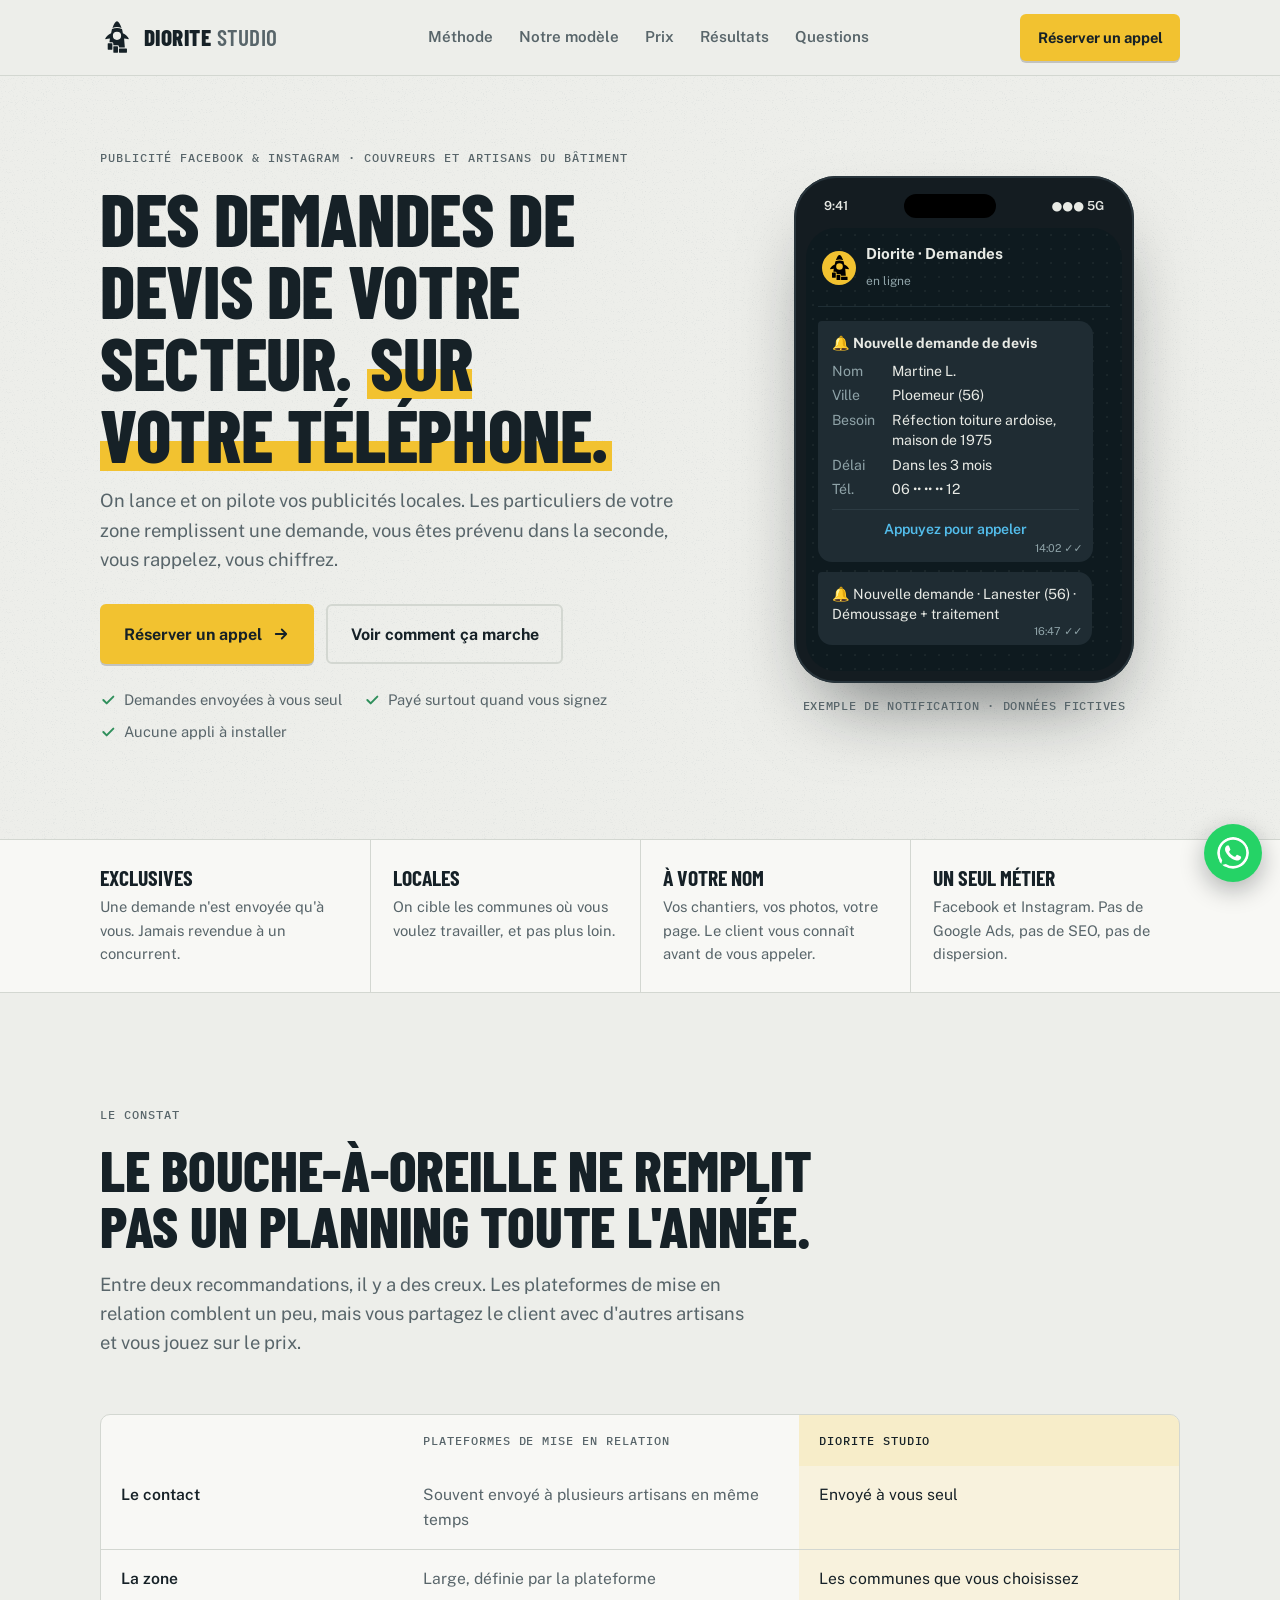
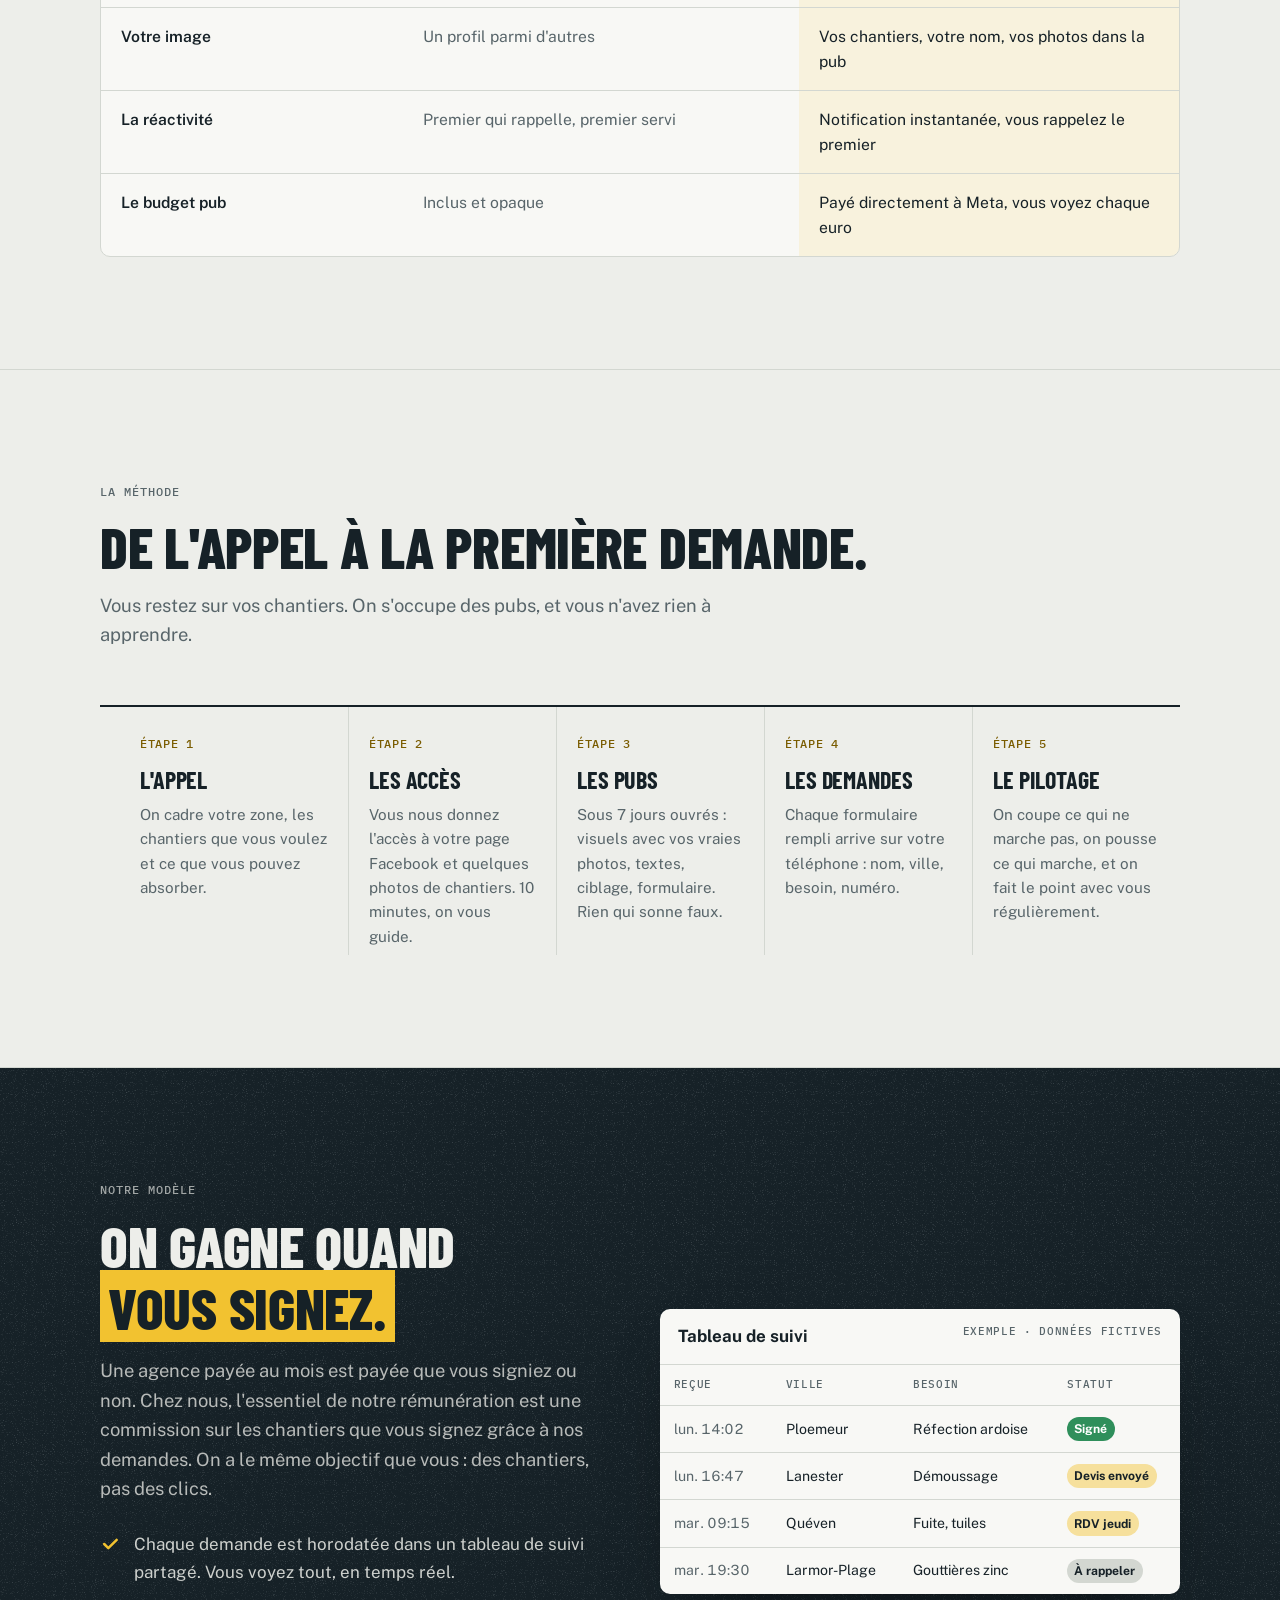
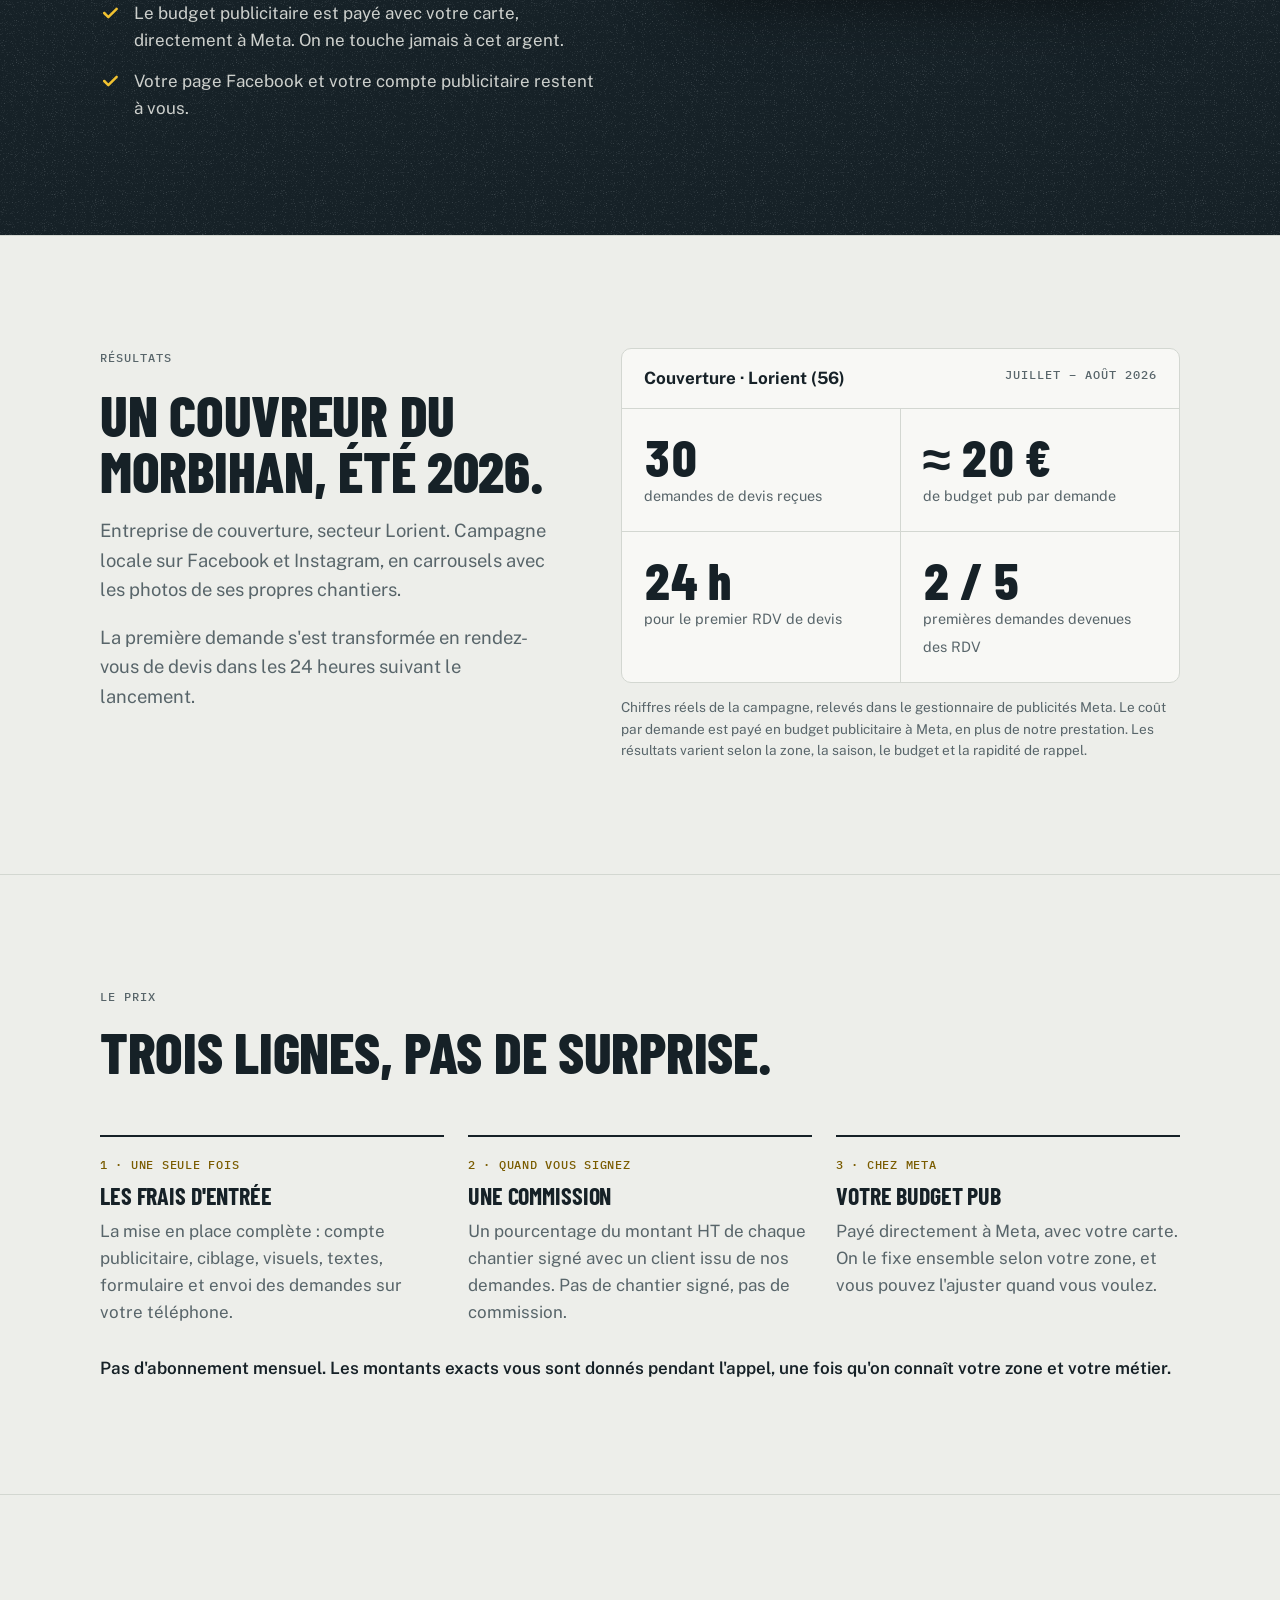
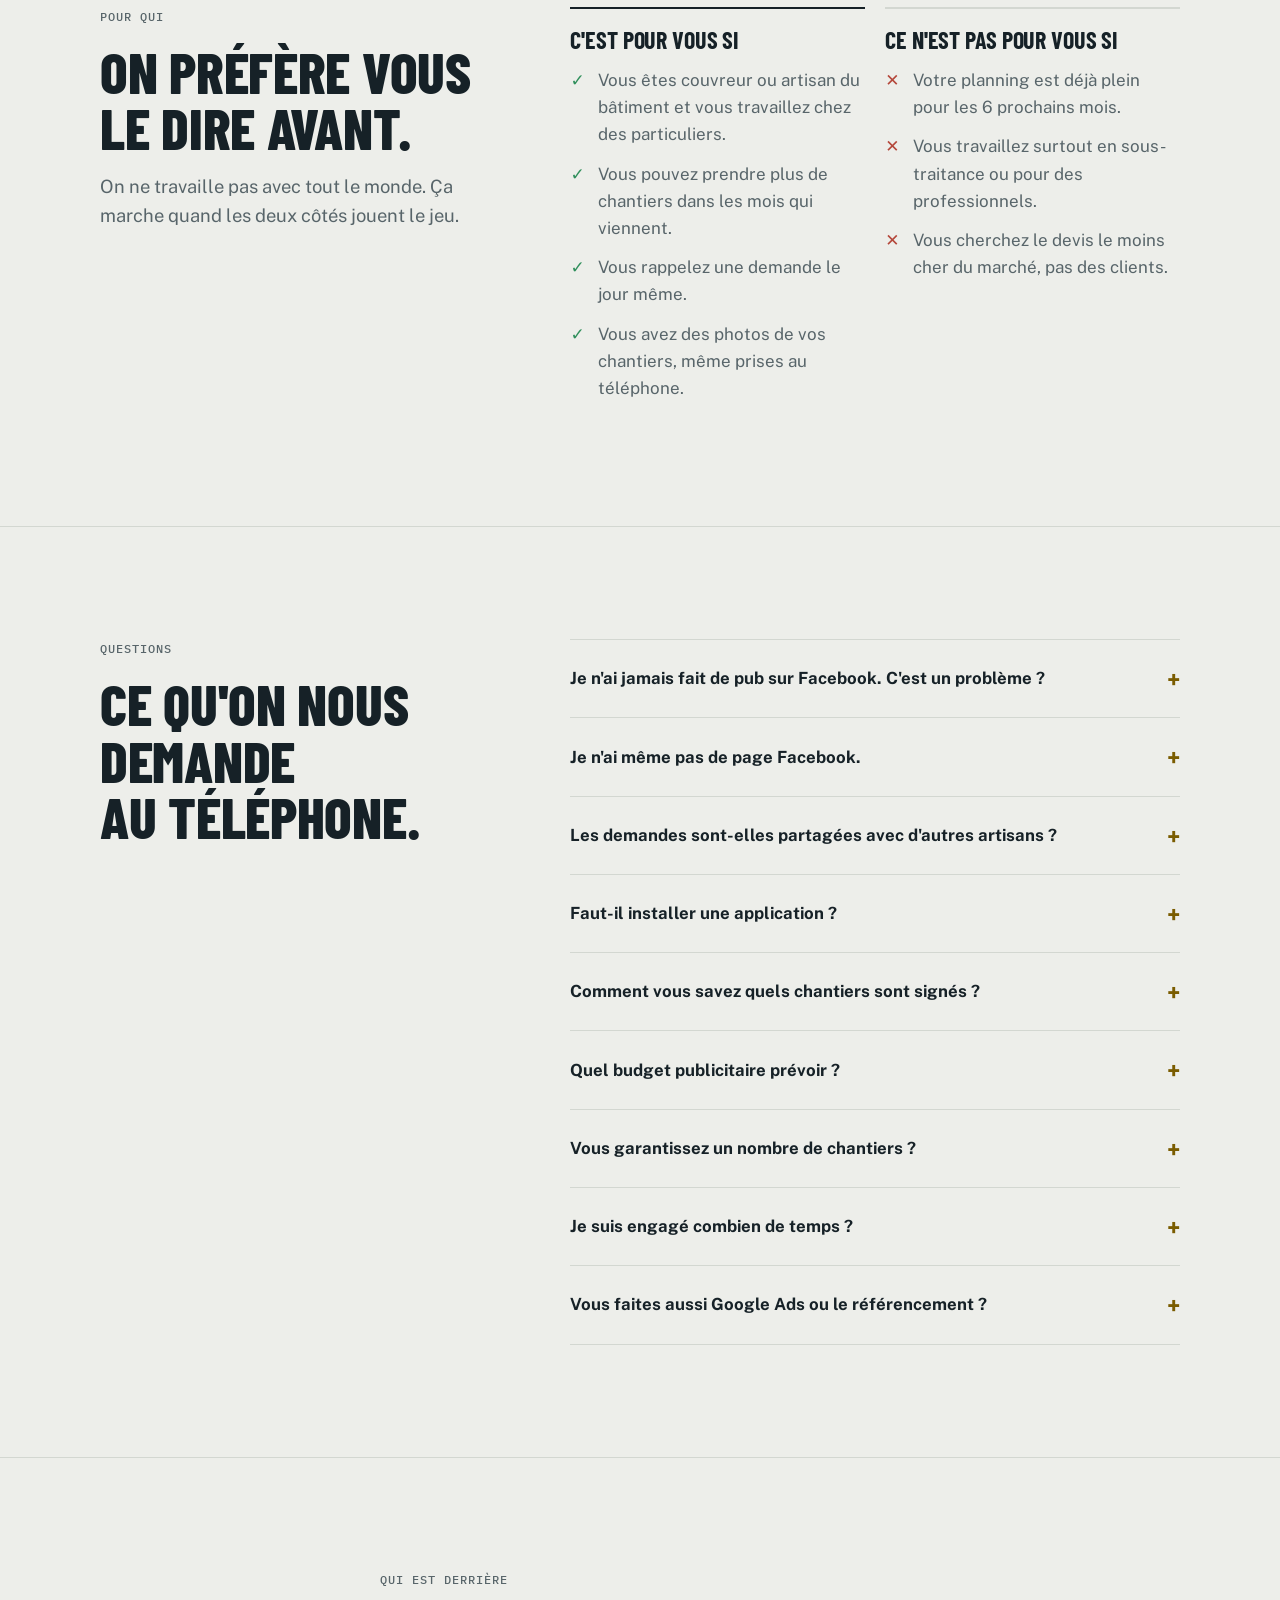
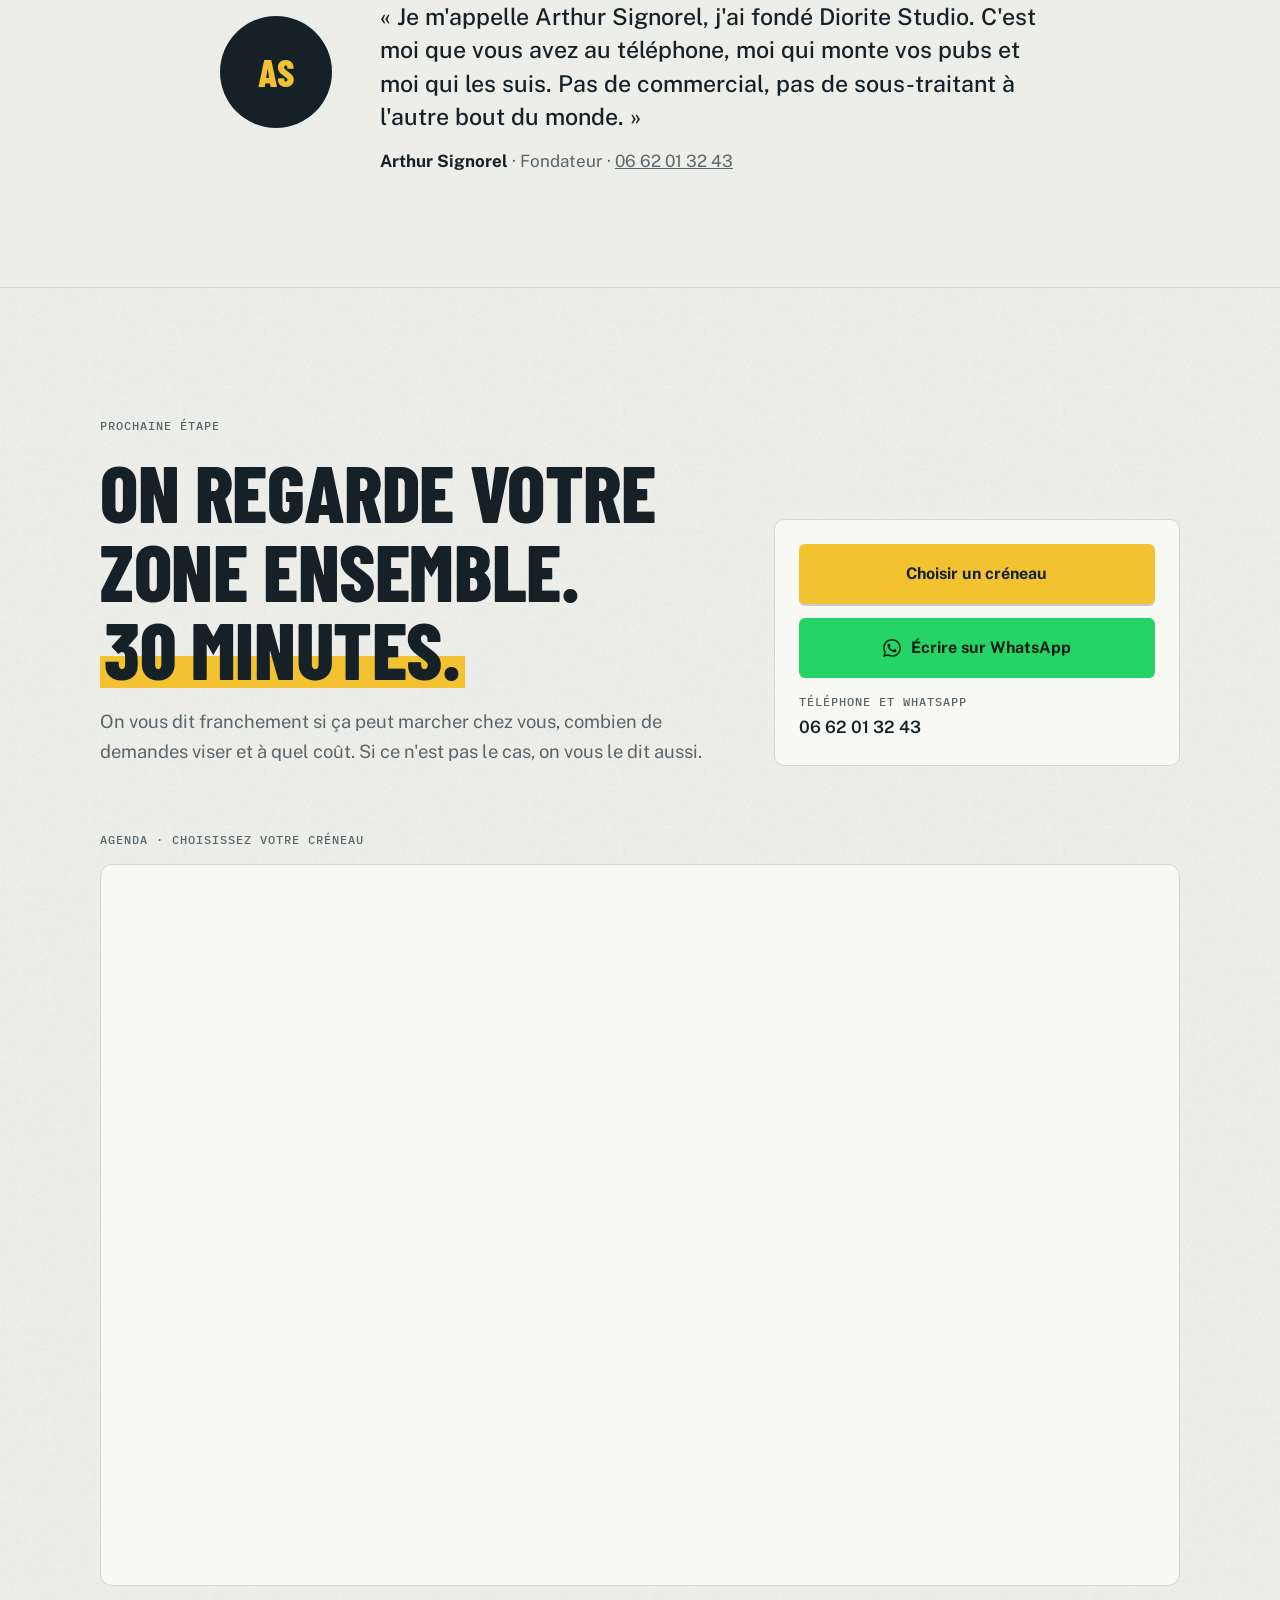
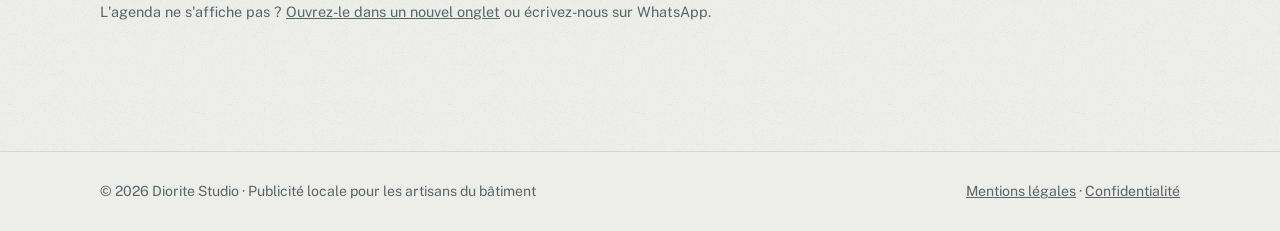
<file: index.html>
<!doctype html>
<html lang="fr">
<head>
<meta charset="utf-8">
<meta name="viewport" content="width=device-width,initial-scale=1,viewport-fit=cover">
<title>Diorite Studio · Pubs Facebook &amp; Instagram pour les artisans du bâtiment</title>
<meta name="description" content="Diorite Studio lance des publicités Facebook et Instagram locales pour les couvreurs et artisans du bâtiment. Des demandes de devis exclusives, directement sur votre téléphone.">
<link rel="canonical" href="https://arthursynkore.github.io/granit/">
<meta name="theme-color" content="#EDEEEA" media="(prefers-color-scheme: light)">
<meta name="theme-color" content="#11181C" media="(prefers-color-scheme: dark)">
<link rel="icon" href="assets/favicon.svg" type="image/svg+xml">
<link rel="icon" href="assets/favicon-32.png" type="image/png" sizes="32x32">
<link rel="apple-touch-icon" href="assets/apple-touch-icon.png">
<meta property="og:type" content="website">
<meta property="og:locale" content="fr_FR">
<meta property="og:site_name" content="Diorite Studio">
<meta property="og:title" content="Diorite Studio · Des demandes de devis de votre secteur, sur votre téléphone">
<meta property="og:description" content="Diorite Studio lance des publicités Facebook et Instagram locales pour les couvreurs et artisans du bâtiment. Des demandes de devis exclusives, directement sur votre téléphone.">
<meta property="og:url" content="https://arthursynkore.github.io/granit/">
<meta property="og:image" content="https://arthursynkore.github.io/granit/assets/og-image.jpg">
<meta property="og:image:width" content="1200">
<meta property="og:image:height" content="630">
<meta name="twitter:card" content="summary_large_image">
<link rel="preload" href="assets/fonts/barlow-condensed-latin-800-normal.woff2" as="font" type="font/woff2" crossorigin>
<link rel="preload" href="assets/fonts/public-sans-latin-400-normal.woff2" as="font" type="font/woff2" crossorigin>
<link rel="stylesheet" href="assets/style.css">
<script type="application/ld+json">
{"@context":"https://schema.org","@type":"ProfessionalService","name":"Diorite Studio","url":"https://arthursynkore.github.io/granit/","logo":"https://arthursynkore.github.io/granit/assets/icon-512.png","image":"https://arthursynkore.github.io/granit/assets/og-image.jpg","description":"Diorite Studio lance des publicités Facebook et Instagram locales pour les couvreurs et artisans du bâtiment. Des demandes de devis exclusives, directement sur votre téléphone.","telephone":"+33662013243","areaServed":"FR","founder":{"@type":"Person","name":"Arthur Signorel"}}
</script>
</head>
<body>
<a class="skip" href="#contenu">Aller au contenu</a>
<header class="top">
  <div class="wrap nav">
    <a class="brand" href="./" aria-label="Diorite Studio, accueil">
      <span class="brand-mark" aria-hidden="true"></span>
      <span class="brand-name">Diorite <span>Studio</span></span>
    </a>
    <nav class="nav-links" aria-label="Navigation principale">
      <a href="#methode">Méthode</a>
      <a href="#modele">Notre modèle</a>
      <a href="#prix">Prix</a>
      <a href="#resultats">Résultats</a>
      <a href="#faq">Questions</a>
    </nav>
    <a class="btn btn-primary" href="#rdv">Réserver un appel</a>
  </div>
</header>

<main id="contenu">
  <section class="hero stone">
    <div class="wrap hero-grid">
      <div class="hero-text">
        <p class="label">Publicité Facebook &amp; Instagram · Couvreurs et artisans du bâtiment</p>
        <h1>Des demandes de devis de votre secteur. <mark>Sur votre téléphone.</mark></h1>
        <p class="lede">On lance et on pilote vos publicités locales. Les particuliers de votre zone remplissent une demande, vous êtes prévenu dans la seconde, vous rappelez, vous chiffrez.</p>
        <div class="hero-cta">
          <a class="btn btn-primary" href="#rdv">Réserver un appel
            <svg viewBox="0 0 24 24" fill="none" stroke="currentColor" stroke-width="2.4" stroke-linecap="round" stroke-linejoin="round" aria-hidden="true"><path d="M5 12h14M13 6l6 6-6 6"/></svg>
          </a>
          <a class="btn btn-ghost" href="#methode">Voir comment ça marche</a>
        </div>
        <ul class="clean hero-meta">
          <li><svg viewBox="0 0 24 24" fill="none" stroke="currentColor" stroke-width="3" stroke-linecap="round" stroke-linejoin="round" aria-hidden="true"><path d="M5 12l5 5L20 7"/></svg>Demandes envoyées à vous seul</li>
          <li><svg viewBox="0 0 24 24" fill="none" stroke="currentColor" stroke-width="3" stroke-linecap="round" stroke-linejoin="round" aria-hidden="true"><path d="M5 12l5 5L20 7"/></svg>Payé surtout quand vous signez</li>
          <li><svg viewBox="0 0 24 24" fill="none" stroke="currentColor" stroke-width="3" stroke-linecap="round" stroke-linejoin="round" aria-hidden="true"><path d="M5 12l5 5L20 7"/></svg>Aucune appli à installer</li>
        </ul>
      </div>

      <figure class="phone" aria-label="Exemple de notification reçue par l'artisan pour une nouvelle demande de devis">
        <div class="phone-body">
          <div class="phone-bar"><span>9:41</span><span class="phone-island"></span><span>●●● 5G</span></div>
          <div class="phone-chat">
            <div class="chat-head"><span class="chat-avatar" aria-hidden="true"></span><div><b>Diorite · Demandes</b><small>en ligne</small></div></div>
            <div class="bubble">
              <p class="bubble-title">🔔 Nouvelle demande de devis</p>
              <dl>
                <div><dt>Nom</dt><dd>Martine L.</dd></div>
                <div><dt>Ville</dt><dd>Ploemeur (56)</dd></div>
                <div><dt>Besoin</dt><dd>Réfection toiture ardoise, maison de 1975</dd></div>
                <div><dt>Délai</dt><dd>Dans les 3 mois</dd></div>
                <div><dt>Tél.</dt><dd>06 •• •• •• 12</dd></div>
              </dl>
              <span class="bubble-call">Appuyez pour appeler</span>
              <time>14:02 ✓✓</time>
            </div>
            <div class="bubble bubble-sm"><p>🔔 Nouvelle demande · Lanester (56) · Démoussage + traitement</p><time>16:47 ✓✓</time></div>
          </div>
        </div>
        <figcaption>Exemple de notification · données fictives</figcaption>
      </figure>
    </div>
  </section>

  <section class="facts" aria-label="L'essentiel">
    <div class="wrap facts-grid">
      <div class="fact"><b>Exclusives</b><p>Une demande n'est envoyée qu'à vous. Jamais revendue à un concurrent.</p></div>
      <div class="fact"><b>Locales</b><p>On cible les communes où vous voulez travailler, et pas plus loin.</p></div>
      <div class="fact"><b>À votre nom</b><p>Vos chantiers, vos photos, votre page. Le client vous connaît avant de vous appeler.</p></div>
      <div class="fact"><b>Un seul métier</b><p>Facebook et Instagram. Pas de Google Ads, pas de SEO, pas de dispersion.</p></div>
    </div>
  </section>

  <section class="block" id="probleme">
    <div class="wrap">
      <div class="head">
        <p class="label">Le constat</p>
        <h2>Le bouche-à-oreille ne remplit pas un planning toute l'année.</h2>
        <p class="lede">Entre deux recommandations, il y a des creux. Les plateformes de mise en relation comblent un peu, mais vous partagez le client avec d'autres artisans et vous jouez sur le prix.</p>
      </div>
      <div class="compare-wrap">
        <table class="compare">
          <thead><tr><th scope="col"><span class="sr">Critère</span></th><th scope="col">Plateformes de mise en relation</th><th scope="col">Diorite Studio</th></tr></thead>
          <tbody>
            <tr><th scope="row">Le contact</th><td>Souvent envoyé à plusieurs artisans en même temps</td><td>Envoyé à vous seul</td></tr>
            <tr><th scope="row">La zone</th><td>Large, définie par la plateforme</td><td>Les communes que vous choisissez</td></tr>
            <tr><th scope="row">Votre image</th><td>Un profil parmi d'autres</td><td>Vos chantiers, votre nom, vos photos dans la pub</td></tr>
            <tr><th scope="row">La réactivité</th><td>Premier qui rappelle, premier servi</td><td>Notification instantanée, vous rappelez le premier</td></tr>
            <tr><th scope="row">Le budget pub</th><td>Inclus et opaque</td><td>Payé directement à Meta, vous voyez chaque euro</td></tr>
          </tbody>
        </table>
      </div>
    </div>
  </section>

  <section class="block" id="methode">
    <div class="wrap">
      <div class="head">
        <p class="label">La méthode</p>
        <h2>De l'appel à la première demande.</h2>
        <p class="lede">Vous restez sur vos chantiers. On s'occupe des pubs, et vous n'avez rien à apprendre.</p>
      </div>
      <ol class="clean steps">
        <li class="step"><span class="step-n">ÉTAPE 1</span><h3>L'appel</h3><p>On cadre votre zone, les chantiers que vous voulez et ce que vous pouvez absorber.</p></li>
        <li class="step"><span class="step-n">ÉTAPE 2</span><h3>Les accès</h3><p>Vous nous donnez l'accès à votre page Facebook et quelques photos de chantiers. 10 minutes, on vous guide.</p></li>
        <li class="step"><span class="step-n">ÉTAPE 3</span><h3>Les pubs</h3><p>Sous 7 jours ouvrés : visuels avec vos vraies photos, textes, ciblage, formulaire. Rien qui sonne faux.</p></li>
        <li class="step"><span class="step-n">ÉTAPE 4</span><h3>Les demandes</h3><p>Chaque formulaire rempli arrive sur votre téléphone : nom, ville, besoin, numéro.</p></li>
        <li class="step"><span class="step-n">ÉTAPE 5</span><h3>Le pilotage</h3><p>On coupe ce qui ne marche pas, on pousse ce qui marche, et on fait le point avec vous régulièrement.</p></li>
      </ol>
    </div>
  </section>

  <section class="block align stone" id="modele">
    <div class="wrap g-grid">
      <div>
        <p class="label">Notre modèle</p>
        <h2 class="align-title">On gagne quand <mark>vous signez.</mark></h2>
        <p class="lede">Une agence payée au mois est payée que vous signiez ou non. Chez nous, l'essentiel de notre rémunération est une commission sur les chantiers que vous signez grâce à nos demandes. On a le même objectif que vous : des chantiers, pas des clics.</p>
        <ul class="clean g-points">
          <li><svg viewBox="0 0 24 24" fill="none" stroke="currentColor" stroke-width="3" stroke-linecap="round" stroke-linejoin="round" aria-hidden="true"><path d="M5 12l5 5L20 7"/></svg><span>Chaque demande est horodatée dans un tableau de suivi partagé. Vous voyez tout, en temps réel.</span></li>
          <li><svg viewBox="0 0 24 24" fill="none" stroke="currentColor" stroke-width="3" stroke-linecap="round" stroke-linejoin="round" aria-hidden="true"><path d="M5 12l5 5L20 7"/></svg><span>Le budget publicitaire est payé avec votre carte, directement à Meta. On ne touche jamais à cet argent.</span></li>
          <li><svg viewBox="0 0 24 24" fill="none" stroke="currentColor" stroke-width="3" stroke-linecap="round" stroke-linejoin="round" aria-hidden="true"><path d="M5 12l5 5L20 7"/></svg><span>Votre page Facebook et votre compte publicitaire restent à vous.</span></li>
        </ul>
      </div>
      <figure class="ledger" aria-label="Exemple de tableau de suivi partagé">
        <div class="ledger-head"><b>Tableau de suivi</b><span>Exemple · données fictives</span></div>
        <table>
          <thead><tr><th scope="col">Reçue</th><th scope="col">Ville</th><th scope="col">Besoin</th><th scope="col">Statut</th></tr></thead>
          <tbody>
            <tr><td>lun. 14:02</td><td>Ploemeur</td><td>Réfection ardoise</td><td><span class="st st-ok">Signé</span></td></tr>
            <tr><td>lun. 16:47</td><td>Lanester</td><td>Démoussage</td><td><span class="st st-wait">Devis envoyé</span></td></tr>
            <tr><td>mar. 09:15</td><td>Quéven</td><td>Fuite, tuiles</td><td><span class="st st-wait">RDV jeudi</span></td></tr>
            <tr><td>mar. 19:30</td><td>Larmor-Plage</td><td>Gouttières zinc</td><td><span class="st">À rappeler</span></td></tr>
          </tbody>
        </table>
      </figure>
    </div>
  </section>

  <section class="block" id="resultats">
    <div class="wrap case">
      <div class="case-text">
        <p class="label">Résultats</p>
        <h2>Un couvreur du Morbihan, été 2026.</h2>
        <p class="lede">Entreprise de couverture, secteur Lorient. Campagne locale sur Facebook et Instagram, en carrousels avec les photos de ses propres chantiers.</p>
        <p class="lede">La première demande s'est transformée en rendez-vous de devis dans les 24 heures suivant le lancement.</p>
      </div>
      <div>
        <div class="case-card">
          <div class="case-head"><b>Couverture · Lorient (56)</b><span class="label">Juillet – août 2026</span></div>
          <div class="metrics">
            <div class="metric"><strong>30</strong><span>demandes de devis reçues</span></div>
            <div class="metric"><strong>≈&nbsp;20&nbsp;€</strong><span>de budget pub par demande</span></div>
            <div class="metric"><strong>24&nbsp;h</strong><span>pour le premier RDV de devis</span></div>
            <div class="metric"><strong>2&nbsp;/&nbsp;5</strong><span>premières demandes devenues des RDV</span></div>
          </div>
        </div>
        <p class="case-note">Chiffres réels de la campagne, relevés dans le gestionnaire de publicités Meta. Le coût par demande est payé en budget publicitaire à Meta, en plus de notre prestation. Les résultats varient selon la zone, la saison, le budget et la rapidité de rappel.</p>
      </div>
    </div>
  </section>

  <section class="block" id="prix">
    <div class="wrap">
      <div class="head">
        <p class="label">Le prix</p>
        <h2>Trois lignes, pas de surprise.</h2>
      </div>
      <div class="price-grid">
        <div class="price-item"><span class="step-n">1 · UNE SEULE FOIS</span><h3>Les frais d'entrée</h3><p>La mise en place complète : compte publicitaire, ciblage, visuels, textes, formulaire et envoi des demandes sur votre téléphone.</p></div>
        <div class="price-item"><span class="step-n">2 · QUAND VOUS SIGNEZ</span><h3>Une commission</h3><p>Un pourcentage du montant HT de chaque chantier signé avec un client issu de nos demandes. Pas de chantier signé, pas de commission.</p></div>
        <div class="price-item"><span class="step-n">3 · CHEZ META</span><h3>Votre budget pub</h3><p>Payé directement à Meta, avec votre carte. On le fixe ensemble selon votre zone, et vous pouvez l'ajuster quand vous voulez.</p></div>
      </div>
      <p class="price-foot">Pas d'abonnement mensuel. Les montants exacts vous sont donnés pendant l'appel, une fois qu'on connaît votre zone et votre métier.</p>
    </div>
  </section>

  <section class="block" id="pour-qui">
    <div class="wrap fit">
      <div class="head" style="margin:0">
        <p class="label">Pour qui</p>
        <h2>On préfère vous le dire avant.</h2>
        <p class="lede">On ne travaille pas avec tout le monde. Ça marche quand les deux côtés jouent le jeu.</p>
      </div>
      <div class="fit-grid">
        <div class="fit-col fit-yes">
          <h3>C'est pour vous si</h3>
          <ul class="clean">
            <li>Vous êtes couvreur ou artisan du bâtiment et vous travaillez chez des particuliers.</li>
            <li>Vous pouvez prendre plus de chantiers dans les mois qui viennent.</li>
            <li>Vous rappelez une demande le jour même.</li>
            <li>Vous avez des photos de vos chantiers, même prises au téléphone.</li>
          </ul>
        </div>
        <div class="fit-col fit-no">
          <h3>Ce n'est pas pour vous si</h3>
          <ul class="clean">
            <li>Votre planning est déjà plein pour les 6 prochains mois.</li>
            <li>Vous travaillez surtout en sous-traitance ou pour des professionnels.</li>
            <li>Vous cherchez le devis le moins cher du marché, pas des clients.</li>
          </ul>
        </div>
      </div>
    </div>
  </section>

  <section class="block" id="faq">
    <div class="wrap faq">
      <div class="head" style="margin:0">
        <p class="label">Questions</p>
        <h2>Ce qu'on nous demande au téléphone.</h2>
      </div>
      <div>
        <details><summary>Je n'ai jamais fait de pub sur Facebook. C'est un problème&nbsp;?</summary><p>Non. On paramètre le compte publicitaire avec vous, on crée les pubs et on fait les réglages. Vous recevez les demandes, c'est tout ce que vous avez à gérer.</p></details>
        <details><summary>Je n'ai même pas de page Facebook.</summary><p>Ce n'est pas bloquant. On vous guide pour la créer pendant la mise en place, ça prend quelques minutes.</p></details>
        <details><summary>Les demandes sont-elles partagées avec d'autres artisans&nbsp;?</summary><p>Jamais. Les pubs sont à votre nom et les demandes arrivent uniquement chez vous.</p></details>
        <details><summary>Faut-il installer une application&nbsp;?</summary><p>Non. Chaque demande arrive directement sur votre téléphone, comme un message, avec le nom, la ville, le besoin et le numéro. Vous rappelez le client en un geste.</p></details>
        <details><summary>Comment vous savez quels chantiers sont signés&nbsp;?</summary><p>Chaque demande est listée et horodatée dans un tableau partagé. Quand vous signez avec un de ces clients, vous l'indiquez dans le tableau avec le montant HT. C'est simple, transparent, et vous voyez exactement sur quoi porte la commission.</p></details>
        <details><summary>Quel budget publicitaire prévoir&nbsp;?</summary><p>Ça dépend de votre zone et du nombre de chantiers que vous voulez. On le fixe ensemble pendant l'appel. Vous le payez directement à Meta et vous pouvez l'ajuster quand vous voulez.</p></details>
        <details><summary>Vous garantissez un nombre de chantiers&nbsp;?</summary><p>Non, et méfiez-vous de ceux qui le font. On s'engage sur le travail : des pubs bien faites, suivies et ajustées. La signature dépend aussi de votre rappel et de votre devis. C'est justement pour ça qu'une partie de notre rémunération dépend de vos chantiers signés.</p></details>
        <details><summary>Je suis engagé combien de temps&nbsp;?</summary><p>3 mois au départ. C'est le temps qu'il faut pour que les campagnes donnent leur plein régime. Ensuite, on fait le point ensemble et vous décidez de continuer ou non.</p></details>
        <details><summary>Vous faites aussi Google Ads ou le référencement&nbsp;?</summary><p>Non. On fait une seule chose, la publicité Facebook et Instagram pour les artisans du bâtiment, et on la fait à fond.</p></details>
      </div>
    </div>
  </section>

  <section class="block founder">
    <div class="wrap founder-box">
      <div class="founder-mark" aria-hidden="true">AS</div>
      <div>
        <p class="label">Qui est derrière</p>
        <p class="founder-quote">« Je m'appelle Arthur Signorel, j'ai fondé Diorite Studio. C'est moi que vous avez au téléphone, moi qui monte vos pubs et moi qui les suis. Pas de commercial, pas de sous-traitant à l'autre bout du monde. »</p>
        <p class="founder-sign"><b>Arthur Signorel</b> · Fondateur · <a href="tel:+33662013243">06 62 01 32 43</a></p>
      </div>
    </div>
  </section>

  <section class="final stone" id="rdv">
    <div class="wrap final-box">
      <div>
        <p class="label">Prochaine étape</p>
        <h2 style="margin-top:16px">On regarde votre zone ensemble. <mark>30 minutes.</mark></h2>
        <p class="lede" style="margin-top:20px">On vous dit franchement si ça peut marcher chez vous, combien de demandes viser et à quel coût. Si ce n'est pas le cas, on vous le dit aussi.</p>
      </div>
      <div class="contact">
        <a class="btn btn-primary" href="#agenda">Choisir un créneau</a>
        <a class="btn btn-wa" href="https://wa.me/33662013243?text=Bonjour%2C%20je%20viens%20du%20site%20Diorite%20Studio%20et%20je%20voudrais%20en%20savoir%20plus%20pour%20mon%20entreprise." target="_blank" rel="noopener">
          <svg viewBox="0 0 24 24" fill="currentColor" aria-hidden="true"><path d="M17.472 14.382c-.297-.149-1.758-.867-2.03-.967-.273-.099-.471-.148-.67.15-.197.297-.767.966-.94 1.164-.173.199-.347.223-.644.075-.297-.15-1.255-.463-2.39-1.475-.883-.788-1.48-1.761-1.653-2.059-.173-.297-.018-.458.13-.606.134-.133.298-.347.446-.52.149-.174.198-.298.298-.497.099-.198.05-.371-.025-.52-.075-.149-.669-1.612-.916-2.207-.242-.579-.487-.5-.669-.51-.173-.008-.371-.01-.57-.01-.198 0-.52.074-.792.372-.272.297-1.04 1.016-1.04 2.479 0 1.462 1.065 2.875 1.213 3.074.149.198 2.096 3.2 5.077 4.487.709.306 1.262.489 1.694.625.712.227 1.36.195 1.871.118.571-.085 1.758-.719 2.006-1.413.248-.694.248-1.289.173-1.413-.074-.124-.272-.198-.57-.347m-5.421 7.403h-.004a9.87 9.87 0 01-5.031-1.378l-.361-.214-3.741.982.998-3.648-.235-.374a9.86 9.86 0 01-1.51-5.26c.001-5.45 4.436-9.884 9.888-9.884 2.64 0 5.122 1.03 6.988 2.898a9.825 9.825 0 012.893 6.994c-.003 5.45-4.437 9.884-9.885 9.884m8.413-18.297A11.815 11.815 0 0012.05 0C5.495 0 .16 5.335.157 11.892c0 2.096.547 4.142 1.588 5.945L.057 24l6.305-1.654a11.882 11.882 0 005.683 1.448h.005c6.554 0 11.89-5.335 11.893-11.893a11.821 11.821 0 00-3.48-8.413z"/></svg>
          Écrire sur WhatsApp
        </a>
        <div class="contact-row"><span class="label">Téléphone et WhatsApp</span><a href="tel:+33662013243"><b>06 62 01 32 43</b></a></div>
      </div>
    </div>
    <div class="wrap agenda" id="agenda">
      <p class="label">Agenda · choisissez votre créneau</p>
      <div class="agenda-frame">
        <iframe src="https://calendly.com/arthur-signorel/30min?hide_landing_page_details=1&amp;background_color=f8f8f5&amp;text_color=162127&amp;primary_color=162127" title="Réserver un appel avec Diorite Studio" loading="lazy"></iframe>
      </div>
      <p class="agenda-alt">L'agenda ne s'affiche pas&nbsp;? <a href="https://calendly.com/arthur-signorel/30min" target="_blank" rel="noopener">Ouvrez-le dans un nouvel onglet</a> ou écrivez-nous sur WhatsApp.</p>
    </div>
  </section>

  <a class="wa-float" href="https://wa.me/33662013243?text=Bonjour%2C%20je%20viens%20du%20site%20Diorite%20Studio%20et%20je%20voudrais%20en%20savoir%20plus%20pour%20mon%20entreprise." target="_blank" rel="noopener" aria-label="Nous écrire sur WhatsApp">
    <span class="wa-tip">Une question ? Écrivez-nous</span>
    <svg viewBox="0 0 24 24" fill="currentColor" aria-hidden="true"><path d="M17.472 14.382c-.297-.149-1.758-.867-2.03-.967-.273-.099-.471-.148-.67.15-.197.297-.767.966-.94 1.164-.173.199-.347.223-.644.075-.297-.15-1.255-.463-2.39-1.475-.883-.788-1.48-1.761-1.653-2.059-.173-.297-.018-.458.13-.606.134-.133.298-.347.446-.52.149-.174.198-.298.298-.497.099-.198.05-.371-.025-.52-.075-.149-.669-1.612-.916-2.207-.242-.579-.487-.5-.669-.51-.173-.008-.371-.01-.57-.01-.198 0-.52.074-.792.372-.272.297-1.04 1.016-1.04 2.479 0 1.462 1.065 2.875 1.213 3.074.149.198 2.096 3.2 5.077 4.487.709.306 1.262.489 1.694.625.712.227 1.36.195 1.871.118.571-.085 1.758-.719 2.006-1.413.248-.694.248-1.289.173-1.413-.074-.124-.272-.198-.57-.347m-5.421 7.403h-.004a9.87 9.87 0 01-5.031-1.378l-.361-.214-3.741.982.998-3.648-.235-.374a9.86 9.86 0 01-1.51-5.26c.001-5.45 4.436-9.884 9.888-9.884 2.64 0 5.122 1.03 6.988 2.898a9.825 9.825 0 012.893 6.994c-.003 5.45-4.437 9.884-9.885 9.884m8.413-18.297A11.815 11.815 0 0012.05 0C5.495 0 .16 5.335.157 11.892c0 2.096.547 4.142 1.588 5.945L.057 24l6.305-1.654a11.882 11.882 0 005.683 1.448h.005c6.554 0 11.89-5.335 11.893-11.893a11.821 11.821 0 00-3.48-8.413z"/></svg>
  </a>

  <div class="mbar" aria-label="Actions rapides">
    <a class="btn btn-primary" href="#agenda">Réserver un appel</a>
    <a class="btn btn-wa mbar-wa" href="https://wa.me/33662013243?text=Bonjour%2C%20je%20viens%20du%20site%20Diorite%20Studio%20et%20je%20voudrais%20en%20savoir%20plus%20pour%20mon%20entreprise." target="_blank" rel="noopener" aria-label="Écrire sur WhatsApp"><svg viewBox="0 0 24 24" fill="currentColor" aria-hidden="true"><path d="M17.472 14.382c-.297-.149-1.758-.867-2.03-.967-.273-.099-.471-.148-.67.15-.197.297-.767.966-.94 1.164-.173.199-.347.223-.644.075-.297-.15-1.255-.463-2.39-1.475-.883-.788-1.48-1.761-1.653-2.059-.173-.297-.018-.458.13-.606.134-.133.298-.347.446-.52.149-.174.198-.298.298-.497.099-.198.05-.371-.025-.52-.075-.149-.669-1.612-.916-2.207-.242-.579-.487-.5-.669-.51-.173-.008-.371-.01-.57-.01-.198 0-.52.074-.792.372-.272.297-1.04 1.016-1.04 2.479 0 1.462 1.065 2.875 1.213 3.074.149.198 2.096 3.2 5.077 4.487.709.306 1.262.489 1.694.625.712.227 1.36.195 1.871.118.571-.085 1.758-.719 2.006-1.413.248-.694.248-1.289.173-1.413-.074-.124-.272-.198-.57-.347m-5.421 7.403h-.004a9.87 9.87 0 01-5.031-1.378l-.361-.214-3.741.982.998-3.648-.235-.374a9.86 9.86 0 01-1.51-5.26c.001-5.45 4.436-9.884 9.888-9.884 2.64 0 5.122 1.03 6.988 2.898a9.825 9.825 0 012.893 6.994c-.003 5.45-4.437 9.884-9.885 9.884m8.413-18.297A11.815 11.815 0 0012.05 0C5.495 0 .16 5.335.157 11.892c0 2.096.547 4.142 1.588 5.945L.057 24l6.305-1.654a11.882 11.882 0 005.683 1.448h.005c6.554 0 11.89-5.335 11.893-11.893a11.821 11.821 0 00-3.48-8.413z"/></svg></a>
  </div>
</main>

<footer>
  <div class="wrap foot">
    <span>© <span id="year">2026</span> Diorite Studio · Publicité locale pour les artisans du bâtiment</span>
    <span><a href="mentions-legales.html">Mentions légales</a> · <a href="confidentialite.html">Confidentialité</a></span>
  </div>
</footer>

<script>
(function(){ var y=document.getElementById('year'); if(y) y.textContent=new Date().getFullYear(); })();
(function(){
  var bar=document.querySelector('.mbar'), hero=document.querySelector('.hero'), rdv=document.getElementById('rdv');
  if(!bar||!('IntersectionObserver' in window)) return;
  var heroVis=true, rdvVis=false;
  function upd(){ bar.classList.toggle('show', !heroVis && !rdvVis); }
  new IntersectionObserver(function(e){ heroVis=e[0].isIntersecting; upd(); }).observe(hero);
  new IntersectionObserver(function(e){ rdvVis=e[0].isIntersecting; upd(); }).observe(rdv);
})();
</script>
</body>
</html>
</file>
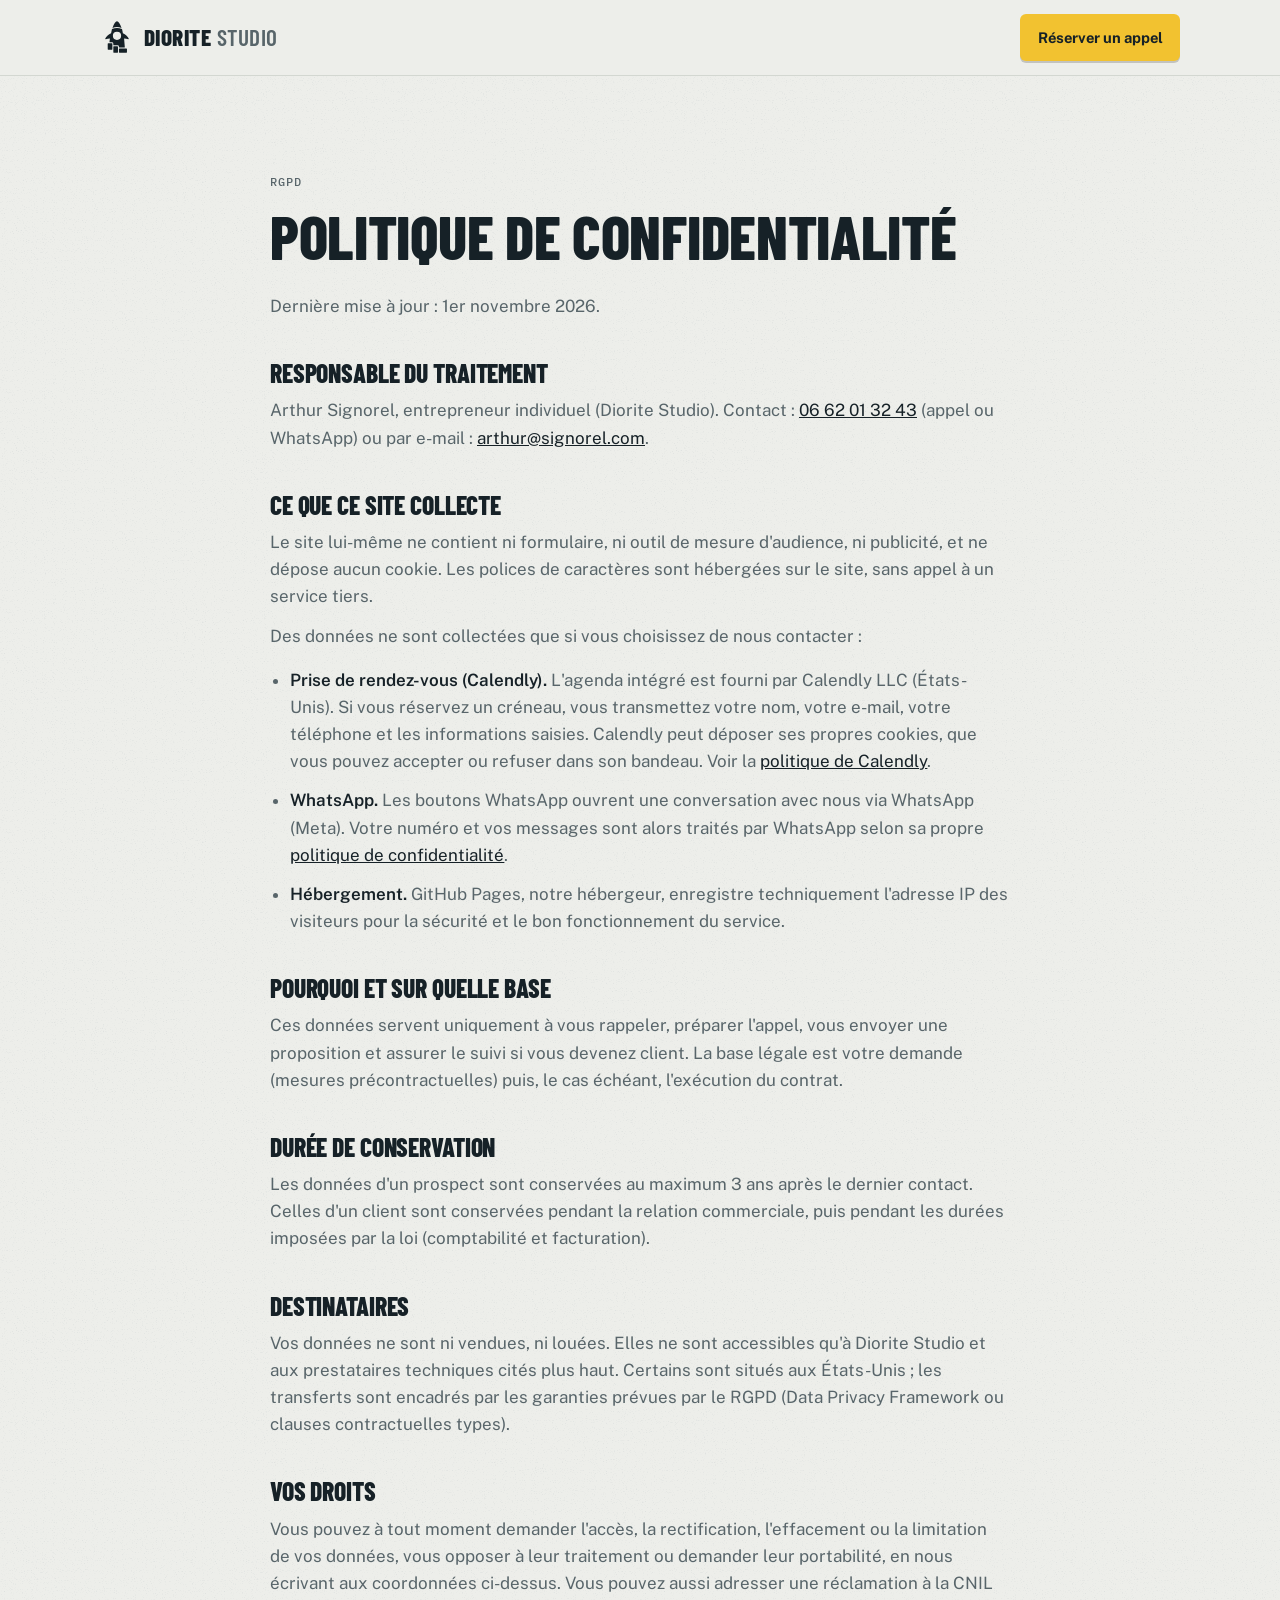
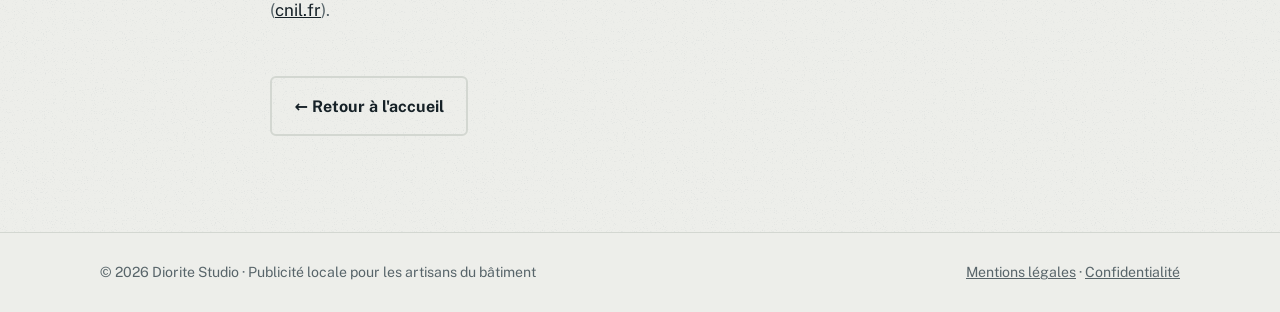
<file: confidentialite.html>
<!doctype html>
<html lang="fr">
<head>
<meta charset="utf-8">
<meta name="viewport" content="width=device-width,initial-scale=1,viewport-fit=cover">
<title>Politique de confidentialité · Diorite Studio</title>
<meta name="description" content="Comment Diorite Studio traite vos données personnelles : prise de rendez-vous, WhatsApp, hébergement, vos droits.">
<link rel="canonical" href="https://arthursynkore.github.io/granit/confidentialite.html">
<meta name="theme-color" content="#EDEEEA">
<link rel="icon" href="assets/favicon.svg" type="image/svg+xml">
<link rel="apple-touch-icon" href="assets/apple-touch-icon.png">
<link rel="stylesheet" href="assets/style.css">
</head>
<body>
<a class="skip" href="#contenu">Aller au contenu</a>
<header class="top">
  <div class="wrap nav">
    <a class="brand" href="./" aria-label="Diorite Studio, accueil">
      <span class="brand-mark" aria-hidden="true"></span>
      <span class="brand-name">Diorite <span>Studio</span></span>
    </a>
    <a class="btn btn-primary" href="./#rdv">Réserver un appel</a>
  </div>
</header>
<main id="contenu" class="legal stone">
  <div class="wrap">
    <p class="label">RGPD</p>
    <h1>Politique de confidentialité</h1>
    <p>Dernière mise à jour : 1er novembre 2026.</p>

    <h2>Responsable du traitement</h2>
    <p>Arthur Signorel, entrepreneur individuel (Diorite Studio). Contact : <a href="tel:+33662013243">06 62 01 32 43</a> (appel ou WhatsApp) ou par e-mail : <a href="mailto:arthur@signorel.com">arthur@signorel.com</a>.</p>

    <h2>Ce que ce site collecte</h2>
    <p>Le site lui-même ne contient ni formulaire, ni outil de mesure d'audience, ni publicité, et ne dépose aucun cookie. Les polices de caractères sont hébergées sur le site, sans appel à un service tiers.</p>
    <p>Des données ne sont collectées que si vous choisissez de nous contacter :</p>
    <ul>
      <li><b>Prise de rendez-vous (Calendly).</b> L'agenda intégré est fourni par Calendly LLC (États-Unis). Si vous réservez un créneau, vous transmettez votre nom, votre e-mail, votre téléphone et les informations saisies. Calendly peut déposer ses propres cookies, que vous pouvez accepter ou refuser dans son bandeau. Voir la <a href="https://calendly.com/privacy" rel="noopener">politique de Calendly</a>.</li>
      <li><b>WhatsApp.</b> Les boutons WhatsApp ouvrent une conversation avec nous via WhatsApp (Meta). Votre numéro et vos messages sont alors traités par WhatsApp selon sa propre <a href="https://www.whatsapp.com/legal/privacy-policy-eea" rel="noopener">politique de confidentialité</a>.</li>
      <li><b>Hébergement.</b> GitHub Pages, notre hébergeur, enregistre techniquement l'adresse IP des visiteurs pour la sécurité et le bon fonctionnement du service.</li>
    </ul>

    <h2>Pourquoi et sur quelle base</h2>
    <p>Ces données servent uniquement à vous rappeler, préparer l'appel, vous envoyer une proposition et assurer le suivi si vous devenez client. La base légale est votre demande (mesures précontractuelles) puis, le cas échéant, l'exécution du contrat.</p>

    <h2>Durée de conservation</h2>
    <p>Les données d'un prospect sont conservées au maximum 3 ans après le dernier contact. Celles d'un client sont conservées pendant la relation commerciale, puis pendant les durées imposées par la loi (comptabilité et facturation).</p>

    <h2>Destinataires</h2>
    <p>Vos données ne sont ni vendues, ni louées. Elles ne sont accessibles qu'à Diorite Studio et aux prestataires techniques cités plus haut. Certains sont situés aux États-Unis ; les transferts sont encadrés par les garanties prévues par le RGPD (Data Privacy Framework ou clauses contractuelles types).</p>

    <h2>Vos droits</h2>
    <p>Vous pouvez à tout moment demander l'accès, la rectification, l'effacement ou la limitation de vos données, vous opposer à leur traitement ou demander leur portabilité, en nous écrivant aux coordonnées ci-dessus. Vous pouvez aussi adresser une réclamation à la CNIL (<a href="https://www.cnil.fr" rel="noopener">cnil.fr</a>).</p>

    <a class="btn btn-ghost back" href="./">← Retour à l'accueil</a>
  </div>
</main>
<footer>
  <div class="wrap foot">
    <span>© <span id="year">2026</span> Diorite Studio · Publicité locale pour les artisans du bâtiment</span>
    <span><a href="mentions-legales.html">Mentions légales</a> · <a href="confidentialite.html">Confidentialité</a></span>
  </div>
</footer>
<script>(function(){var y=document.getElementById('year'); if(y) y.textContent=new Date().getFullYear();})();</script>
</body>
</html>
</file>
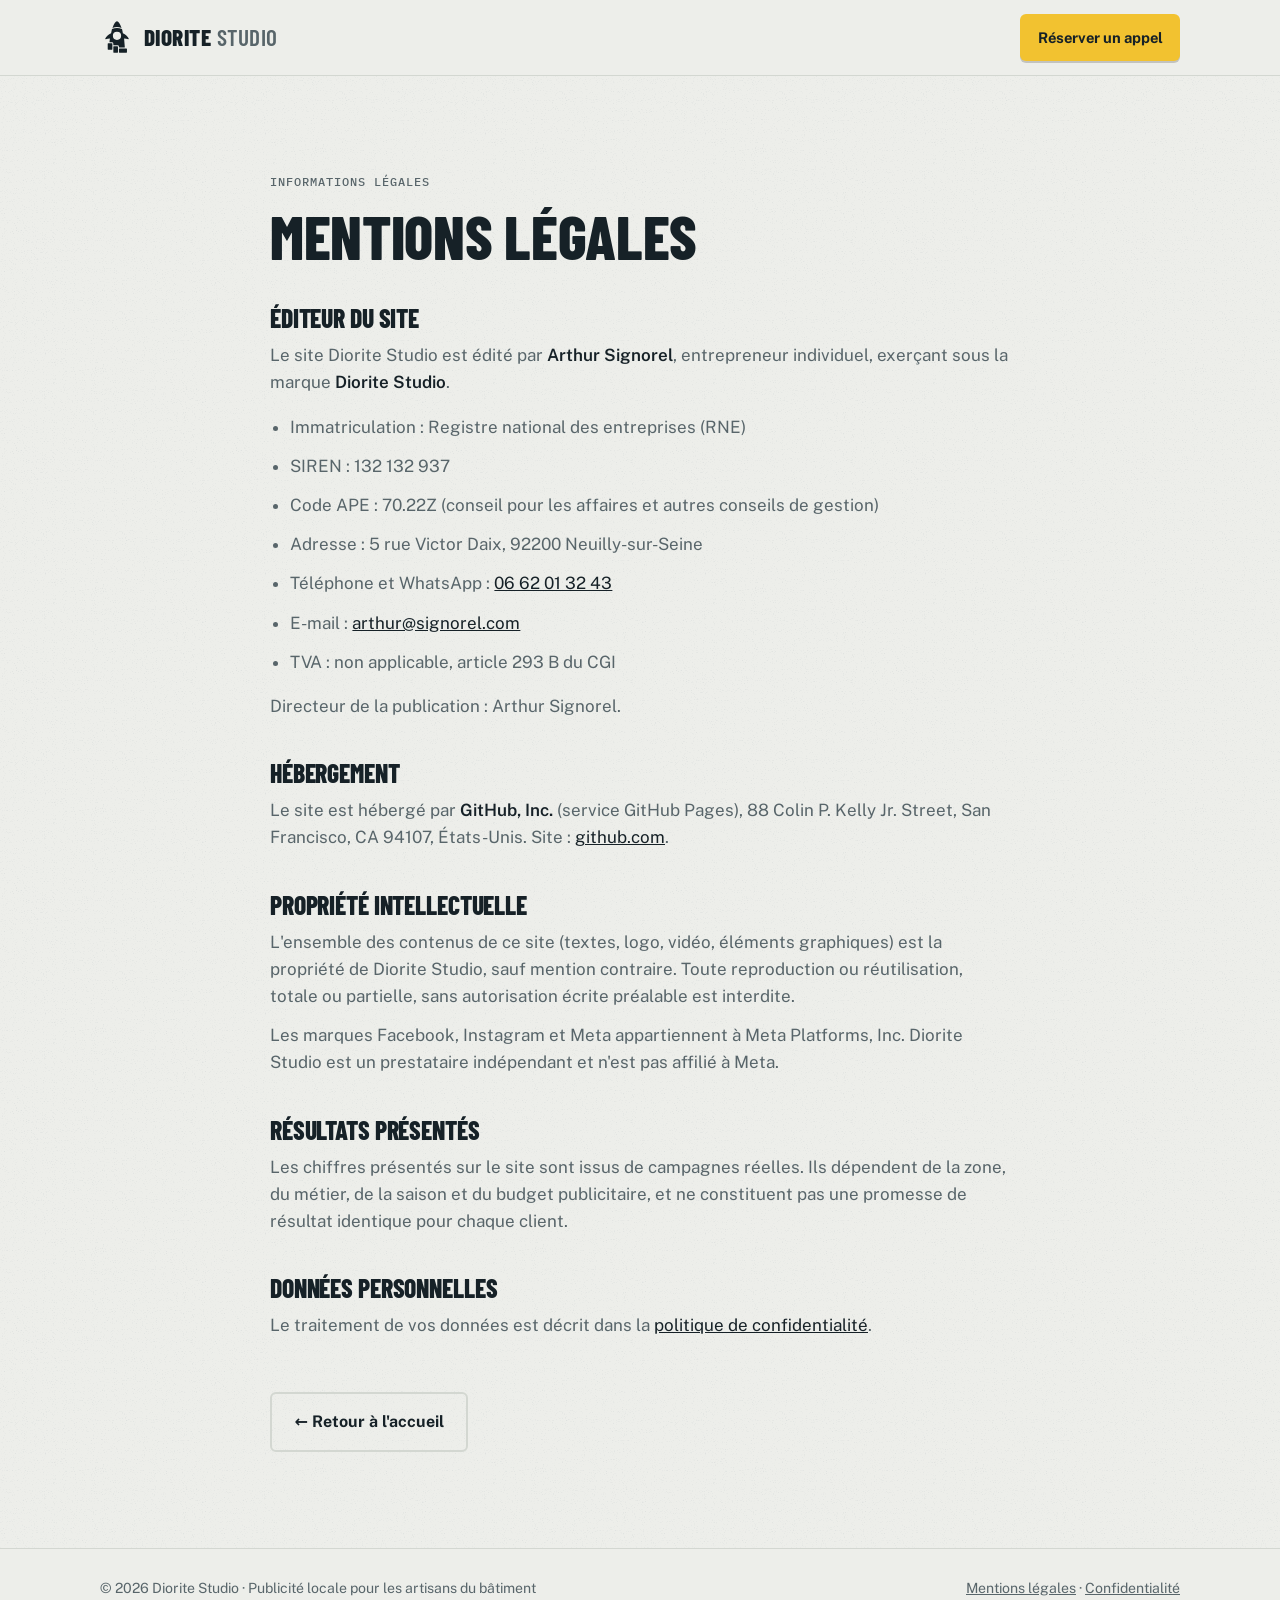
<file: mentions-legales.html>
<!doctype html>
<html lang="fr">
<head>
<meta charset="utf-8">
<meta name="viewport" content="width=device-width,initial-scale=1,viewport-fit=cover">
<title>Mentions légales · Diorite Studio</title>
<meta name="description" content="Mentions légales du site Diorite Studio : éditeur, hébergeur, propriété intellectuelle.">
<link rel="canonical" href="https://arthursynkore.github.io/granit/mentions-legales.html">
<meta name="theme-color" content="#EDEEEA">
<link rel="icon" href="assets/favicon.svg" type="image/svg+xml">
<link rel="apple-touch-icon" href="assets/apple-touch-icon.png">
<link rel="stylesheet" href="assets/style.css">
</head>
<body>
<a class="skip" href="#contenu">Aller au contenu</a>
<header class="top">
  <div class="wrap nav">
    <a class="brand" href="./" aria-label="Diorite Studio, accueil">
      <span class="brand-mark" aria-hidden="true"></span>
      <span class="brand-name">Diorite <span>Studio</span></span>
    </a>
    <a class="btn btn-primary" href="./#rdv">Réserver un appel</a>
  </div>
</header>
<main id="contenu" class="legal stone">
  <div class="wrap">
    <p class="label">Informations légales</p>
    <h1>Mentions légales</h1>

    <h2>Éditeur du site</h2>
    <p>Le site Diorite Studio est édité par <b>Arthur Signorel</b>, entrepreneur individuel, exerçant sous la marque <b>Diorite Studio</b>.</p>
    <ul>
      <li>Immatriculation : Registre national des entreprises (RNE)</li>
      <li>SIREN : 132 132 937</li>
      <li>Code APE : 70.22Z (conseil pour les affaires et autres conseils de gestion)</li>
      <li>Adresse : 5 rue Victor Daix, 92200 Neuilly-sur-Seine</li>
      <li>Téléphone et WhatsApp : <a href="tel:+33662013243">06 62 01 32 43</a></li>
      <li>E-mail : <a href="mailto:arthur@signorel.com">arthur@signorel.com</a></li>
      <li>TVA : non applicable, article 293 B du CGI</li>
    </ul>
    <p>Directeur de la publication : Arthur Signorel.</p>

    <h2>Hébergement</h2>
    <p>Le site est hébergé par <b>GitHub, Inc.</b> (service GitHub Pages), 88 Colin P. Kelly Jr. Street, San Francisco, CA 94107, États-Unis. Site : <a href="https://github.com" rel="noopener">github.com</a>.</p>

    <h2>Propriété intellectuelle</h2>
    <p>L'ensemble des contenus de ce site (textes, logo, vidéo, éléments graphiques) est la propriété de Diorite Studio, sauf mention contraire. Toute reproduction ou réutilisation, totale ou partielle, sans autorisation écrite préalable est interdite.</p>
    <p>Les marques Facebook, Instagram et Meta appartiennent à Meta Platforms, Inc. Diorite Studio est un prestataire indépendant et n'est pas affilié à Meta.</p>

    <h2>Résultats présentés</h2>
    <p>Les chiffres présentés sur le site sont issus de campagnes réelles. Ils dépendent de la zone, du métier, de la saison et du budget publicitaire, et ne constituent pas une promesse de résultat identique pour chaque client.</p>

    <h2>Données personnelles</h2>
    <p>Le traitement de vos données est décrit dans la <a href="confidentialite.html">politique de confidentialité</a>.</p>

    <a class="btn btn-ghost back" href="./">← Retour à l'accueil</a>
  </div>
</main>
<footer>
  <div class="wrap foot">
    <span>© <span id="year">2026</span> Diorite Studio · Publicité locale pour les artisans du bâtiment</span>
    <span><a href="mentions-legales.html">Mentions légales</a> · <a href="confidentialite.html">Confidentialité</a></span>
  </div>
</footer>
<script>(function(){var y=document.getElementById('year'); if(y) y.textContent=new Date().getFullYear();})();</script>
</body>
</html>
</file>
<file: assets/style.css>
/* Diorite Studio — feuille de style du site */
@font-face{font-family:"Barlow Condensed";font-style:normal;font-weight:600;font-display:swap;src:url("fonts/barlow-condensed-latin-600-normal.woff2") format("woff2")}
@font-face{font-family:"Barlow Condensed";font-style:normal;font-weight:700;font-display:swap;src:url("fonts/barlow-condensed-latin-700-normal.woff2") format("woff2")}
@font-face{font-family:"Barlow Condensed";font-style:normal;font-weight:800;font-display:swap;src:url("fonts/barlow-condensed-latin-800-normal.woff2") format("woff2")}
@font-face{font-family:"Public Sans";font-style:normal;font-weight:400;font-display:swap;src:url("fonts/public-sans-latin-400-normal.woff2") format("woff2")}
@font-face{font-family:"Public Sans";font-style:normal;font-weight:500;font-display:swap;src:url("fonts/public-sans-latin-500-normal.woff2") format("woff2")}
@font-face{font-family:"Public Sans";font-style:normal;font-weight:600;font-display:swap;src:url("fonts/public-sans-latin-600-normal.woff2") format("woff2")}
@font-face{font-family:"Public Sans";font-style:normal;font-weight:700;font-display:swap;src:url("fonts/public-sans-latin-700-normal.woff2") format("woff2")}
@font-face{font-family:"IBM Plex Mono";font-style:normal;font-weight:500;font-display:swap;src:url("fonts/ibm-plex-mono-latin-500-normal.woff2") format("woff2")}

/* Layout : un chantier lu de haut en bas — bandeau diorite, preuve sur téléphone, méthode en étapes, modèle aligné, appel. */
:root{
  --bg:#EDEEEA;          /* diorite claire */
  --surface:#F8F8F5;
  --ink:#162127;         /* ardoise */
  --muted:#58656A;
  --line:#D3D7D1;
  --accent:#F2C230;      /* jaune signalisation chantier */
  --accent-text:#7A5C00; /* jaune lisible sur fond clair */
  --on-accent:#162127;
  --device:#141C21;
  --device-line:#28343B;
  --device-fg:#E8EAE5;
  --ok:#2F8F5B;
  --speckle:.5;
  --f-display:"Barlow Condensed","Arial Narrow",Impact,sans-serif;
  --f-body:"Public Sans",system-ui,-apple-system,"Segoe UI",sans-serif;
  --f-mono:"IBM Plex Mono",ui-monospace,Menlo,Consolas,monospace;
  --wrap:1160px;
  --gutter:clamp(16px,4vw,40px);
  color-scheme:light;
}
@media (prefers-color-scheme:dark){:root:not([data-theme="light"]){
  --bg:#11181C;--surface:#182227;--ink:#E6E8E3;--muted:#98A4A7;--line:#2A363C;
  --accent:#F2C230;--accent-text:#F2C230;--on-accent:#162127;
  --device:#0B1013;--device-line:#26323A;--device-fg:#E8EAE5;--ok:#4CBF83;--speckle:.35;color-scheme:dark}}
:root[data-theme="dark"]{
  --bg:#11181C;--surface:#182227;--ink:#E6E8E3;--muted:#98A4A7;--line:#2A363C;
  --accent:#F2C230;--accent-text:#F2C230;--on-accent:#162127;
  --device:#0B1013;--device-line:#26323A;--device-fg:#E8EAE5;--ok:#4CBF83;--speckle:.35;color-scheme:dark}

*{box-sizing:border-box}
html{scroll-behavior:smooth}
@media (prefers-reduced-motion:reduce){html{scroll-behavior:auto}*{animation:none!important;transition:none!important}}
body{margin:0;background:var(--bg);color:var(--ink);font-family:var(--f-body);font-size:17px;line-height:1.6;-webkit-font-smoothing:antialiased}
a{color:inherit}
:focus-visible{outline:3px solid var(--accent);outline-offset:3px;border-radius:4px}
.wrap{max-width:var(--wrap);margin-inline:auto;padding-inline:var(--gutter)}
h1,h2,h3{font-family:var(--f-display);font-weight:800;line-height:.98;letter-spacing:-.005em;text-wrap:balance;margin:0;text-transform:uppercase}
h2{font-size:clamp(2.2rem,5vw,3.6rem)}
h3{font-size:1.5rem;font-weight:700;line-height:1.1}
p{margin:0}
.label{font-family:var(--f-mono);font-size:.78rem;letter-spacing:.08em;text-transform:uppercase;color:var(--muted)}
.lede{font-size:1.15rem;color:var(--muted);max-width:60ch}
mark{background:linear-gradient(transparent 58%,var(--accent) 58%,var(--accent) 92%,transparent 92%);color:inherit;padding-inline:.05em}

/* Diorite : moucheture minérale */
.stone{position:relative;isolation:isolate}
.stone::before{content:"";position:absolute;inset:0;z-index:-1;opacity:var(--speckle);pointer-events:none;
  background-image:url("data:image/svg+xml;utf8,<svg xmlns='http://www.w3.org/2000/svg' width='220' height='220'><filter id='n'><feTurbulence type='fractalNoise' baseFrequency='.9' numOctaves='2' seed='7'/><feColorMatrix values='0 0 0 0 .45  0 0 0 0 .5  0 0 0 0 .52  0 0 0 1.6 -.95'/></filter><rect width='100%' height='100%' filter='url(%23n)'/></svg>");}

/* Boutons */
.btn{display:inline-flex;align-items:center;gap:.6em;font-family:var(--f-body);font-weight:700;font-size:1rem;text-decoration:none;padding:.95em 1.4em;border-radius:6px;border:2px solid transparent;cursor:pointer;transition:transform .15s ease,background .15s ease}
.btn-primary{background:var(--accent);color:var(--on-accent);box-shadow:0 2px 0 rgba(0,0,0,.18)}
.btn-primary:hover{transform:translateY(-1px)}
.btn-ghost{border-color:var(--line);color:var(--ink);background:transparent}
.btn-ghost:hover{border-color:var(--ink)}
.btn svg{width:18px;height:18px}

/* Header */
header.top{position:sticky;top:env(safe-area-inset-top,0px);z-index:20;background:color-mix(in srgb,var(--bg) 88%,transparent);backdrop-filter:blur(10px);-webkit-backdrop-filter:blur(10px);border-bottom:1px solid var(--line)}
.nav{display:flex;align-items:center;justify-content:space-between;gap:20px;padding-block:14px}
.brand{display:flex;align-items:center;gap:10px;text-decoration:none}
.brand-mark{width:34px;height:34px;flex:none;background:var(--ink);-webkit-mask:url("diorite-studio-logo.svg") center/contain no-repeat;mask:url("diorite-studio-logo.svg") center/contain no-repeat}
.brand-name{font-family:var(--f-display);font-weight:800;font-size:1.45rem;letter-spacing:.02em;text-transform:uppercase;line-height:1}
.brand-name span{font-weight:600;color:var(--muted)}
.nav-links{display:flex;gap:26px;font-weight:600;font-size:.95rem}
.nav-links a{text-decoration:none;color:var(--muted)}
.nav-links a:hover{color:var(--ink)}
.nav .btn{padding:.65em 1.05em;font-size:.92rem}
@media (max-width:860px){.nav-links{display:none}}

/* Hero */
.hero{padding-block:clamp(36px,6vw,72px) clamp(56px,8vw,96px);border-bottom:1px solid var(--line)}
.hero h1{font-size:clamp(2.5rem,6vw,4.6rem);margin-block:14px 16px}
.hero .lede{font-size:1.15rem;color:var(--muted)}
.hero-cta{display:flex;flex-wrap:wrap;gap:12px}
.hero-meta{display:flex;flex-wrap:wrap;gap:8px 22px;margin-top:26px;font-size:.92rem;color:var(--muted)}
.hero-meta li{display:inline-flex;align-items:center;gap:8px}
.hero-meta svg{width:16px;height:16px;color:var(--ok);flex:none}

/* Bandeau faits */
.facts{border-bottom:1px solid var(--line);background:var(--surface)}
.facts-grid{display:grid;grid-template-columns:repeat(4,minmax(0,1fr))}
.fact{padding:26px 22px;border-left:1px solid var(--line)}
.fact:first-child{border-left:0;padding-left:0}
.fact b{display:block;font-family:var(--f-display);font-size:1.35rem;text-transform:uppercase;line-height:1.05;margin-bottom:6px}
.fact p{font-size:.92rem;color:var(--muted)}
@media (max-width:900px){.facts-grid{grid-template-columns:repeat(2,minmax(0,1fr))}.fact:nth-child(3){border-left:0;padding-left:0}.fact{border-top:1px solid var(--line)}.fact:nth-child(-n+2){border-top:0}}
@media (max-width:520px){.facts-grid{grid-template-columns:minmax(0,1fr)}.fact{border-left:0;padding-left:0;border-top:1px solid var(--line)}.fact:first-child{border-top:0}}

section.block{padding-block:clamp(64px,9vw,112px);border-bottom:1px solid var(--line)}
.head{display:grid;gap:16px;margin-bottom:clamp(36px,5vw,56px);max-width:780px}

/* Problème : comparatif */
.compare-wrap{overflow-x:auto;border:1px solid var(--line);border-radius:10px;background:var(--surface)}
table.compare{width:100%;border-collapse:collapse;min-width:620px}
.compare th,.compare td{text-align:left;padding:16px 20px;border-bottom:1px solid var(--line);vertical-align:top;font-size:.98rem}
.compare tr:last-child td{border-bottom:0}
.compare thead th{font-family:var(--f-mono);font-weight:500;font-size:.76rem;letter-spacing:.08em;text-transform:uppercase;color:var(--muted)}
.compare thead th:last-child{color:var(--ink)}
.compare tbody th{font-weight:600;width:28%;font-family:var(--f-body);font-size:.98rem}
.compare td:nth-child(2){color:var(--muted)}
.compare td:last-child{background:color-mix(in srgb,var(--accent) 12%,transparent)}
.compare thead th:last-child{background:color-mix(in srgb,var(--accent) 22%,transparent)}

/* Méthode */
.steps{display:grid;grid-template-columns:repeat(5,minmax(0,1fr));gap:0;counter-reset:s;border-top:2px solid var(--ink)}
.step{padding:22px 20px 6px 0;position:relative}
.step + .step{padding-left:20px;border-left:1px solid var(--line)}
.step-n{font-family:var(--f-mono);font-size:.78rem;color:var(--accent-text);letter-spacing:.06em}
.step h3{margin-block:10px 10px}
.step p{font-size:.95rem;color:var(--muted)}
@media (max-width:980px){.steps{grid-template-columns:minmax(0,1fr)}.step,.step + .step{padding:22px 0;border-left:0;border-bottom:1px solid var(--line);display:grid;grid-template-columns:90px minmax(0,1fr);gap:4px 16px}.step h3{margin:0}.step p{grid-column:2}}

/* Modèle : payé quand vous signez */
.align{background:var(--ink);color:var(--bg);border-bottom:0}
.align .label{color:color-mix(in srgb,var(--bg) 65%,transparent)}
.align .lede{color:color-mix(in srgb,var(--bg) 75%,transparent)}
.g-grid{display:grid;grid-template-columns:minmax(0,1fr) minmax(0,1.05fr);gap:clamp(32px,5vw,72px);align-items:center}
@media (max-width:900px){.g-grid{grid-template-columns:minmax(0,1fr)}}
.g-points{display:grid;gap:14px;margin-top:28px}
.g-points li{display:grid;grid-template-columns:22px minmax(0,1fr);gap:12px;color:color-mix(in srgb,var(--bg) 85%,transparent)}
.g-points svg{width:20px;height:20px;color:var(--accent);margin-top:3px}
ul.clean{list-style:none;padding:0;margin:0}

/* Résultats */
.case{display:grid;grid-template-columns:minmax(0,.9fr) minmax(0,1.1fr);gap:clamp(28px,5vw,64px);align-items:start}
@media (max-width:900px){.case{grid-template-columns:minmax(0,1fr)}}
.case-card{background:var(--surface);border:1px solid var(--line);border-radius:10px;overflow:hidden}
.case-head{display:flex;justify-content:space-between;flex-wrap:wrap;gap:8px;padding:16px 22px;border-bottom:1px solid var(--line)}
.case-head b{font-weight:700}
.metrics{display:grid;grid-template-columns:repeat(2,minmax(0,1fr))}
.metric{padding:22px;border-bottom:1px solid var(--line)}
.metric:nth-child(odd){border-right:1px solid var(--line)}
.metric:nth-last-child(-n+2){border-bottom:0}
.metric strong{display:block;font-family:var(--f-display);font-weight:800;font-size:clamp(2.4rem,5vw,3.2rem);line-height:1;font-variant-numeric:tabular-nums}
.metric span{font-size:.9rem;color:var(--muted)}
.case-note{font-size:.85rem;color:var(--muted);margin-top:14px}
.case-text{display:grid;gap:18px}

/* Prix */
.price-grid{display:grid;grid-template-columns:repeat(3,minmax(0,1fr));gap:24px}
@media (max-width:860px){.price-grid{grid-template-columns:minmax(0,1fr)}}
.price-item{border-top:2px solid var(--ink);padding-top:18px;display:grid;gap:8px}
.price-item p{color:var(--muted)}
.price-foot{margin-top:28px;font-weight:600}

/* FAQ */
.faq{display:grid;grid-template-columns:minmax(0,.8fr) minmax(0,1.2fr);gap:clamp(28px,5vw,64px)}
@media (max-width:900px){.faq{grid-template-columns:minmax(0,1fr)}}
details{border-bottom:1px solid var(--line);padding-block:4px}
details:first-of-type{border-top:1px solid var(--line)}
summary{list-style:none;cursor:pointer;display:flex;justify-content:space-between;align-items:center;gap:16px;padding-block:18px;font-weight:700;font-size:1.05rem}
summary::-webkit-details-marker{display:none}
summary::after{content:"+";font-family:var(--f-mono);font-size:1.3rem;color:var(--accent-text);transition:transform .2s}
details[open] summary::after{transform:rotate(45deg)}
details p{color:var(--muted);padding-bottom:20px;max-width:62ch}

/* CTA final */
.final{padding-block:clamp(72px,10vw,128px)}
.final-box{display:grid;grid-template-columns:minmax(0,1.2fr) minmax(0,.8fr);gap:clamp(28px,5vw,64px);align-items:end}
@media (max-width:900px){.final-box{grid-template-columns:minmax(0,1fr)}}
.final h2{font-size:clamp(2.6rem,6.4vw,5rem)}
.contact{display:grid;gap:14px;background:var(--surface);border:1px solid var(--line);border-radius:10px;padding:24px}
.contact-row{display:grid;gap:2px}
.contact-row b{font-weight:600;user-select:all}
.contact .btn{justify-content:center}

/* Agenda Calendly + WhatsApp */
.btn-wa{background:#25D366;color:#0B1F14;justify-content:center}
.btn-wa:hover{transform:translateY(-1px)}
.agenda{display:grid;gap:14px;margin-top:clamp(40px,6vw,64px)}
.agenda-frame{width:100%;max-width:100%;border:1px solid var(--line);border-radius:12px;overflow:hidden;background:#F8F8F5}
.agenda-frame iframe{display:block;width:100%;height:720px;border:0}
@media (max-width:640px){.agenda-frame iframe{height:860px}}
.wa-float{position:fixed;right:calc(18px + env(safe-area-inset-right,0px));bottom:calc(18px + env(safe-area-inset-bottom,0px));z-index:30;display:flex;align-items:center;gap:10px;text-decoration:none}
.wa-float svg{width:58px;height:58px;padding:13px;border-radius:50%;background:#25D366;color:#fff;box-shadow:0 8px 24px rgba(10,16,20,.3);transition:transform .15s ease}
.wa-float:hover svg{transform:scale(1.08)}
.wa-tip{background:var(--surface);color:var(--ink);border:1px solid var(--line);font-size:.88rem;font-weight:600;padding:.5em .85em;border-radius:8px;box-shadow:0 6px 18px rgba(10,16,20,.15);opacity:0;transform:translateX(6px);transition:opacity .2s,transform .2s;pointer-events:none;white-space:nowrap}
.wa-float:hover .wa-tip{opacity:1;transform:none}
@media (max-width:640px){.wa-tip{display:none}.wa-float svg{width:52px;height:52px;padding:12px}}
footer{border-top:1px solid var(--line);padding-block:28px;font-size:.88rem;color:var(--muted)}
.foot{display:flex;flex-wrap:wrap;justify-content:space-between;gap:12px}

/* Accessibilité */
.skip{position:absolute;left:-9999px;top:8px;z-index:100;background:var(--accent);color:var(--on-accent);padding:.6em 1em;border-radius:6px;font-weight:700;text-decoration:none}
.skip:focus{left:8px}
.foot a{color:var(--muted)}
.foot a:hover{color:var(--ink)}

/* Pages légales et 404 */
.legal{padding-block:clamp(48px,8vw,96px)}
.legal .wrap{max-width:820px}
.legal h1{font-size:clamp(2.4rem,6vw,3.8rem);margin-block:14px 28px}
.legal h2{font-size:1.6rem;margin-block:40px 12px}
.legal p,.legal li{color:var(--muted);margin-bottom:12px}
.legal ul{padding-left:1.2em}
.legal a{color:var(--ink)}
.legal b{color:var(--ink);font-weight:600}
.legal .back{margin-top:40px}
.notfound{min-height:70vh;display:grid;place-items:center;text-align:center;padding-block:64px}
.notfound h1{font-size:clamp(3rem,10vw,6rem);margin-block:14px 18px}
.notfound .lede{margin:0 auto 28px}
.todo{background:var(--accent);color:var(--on-accent)!important;padding:0 .3em;border-radius:3px}
@media (max-width:480px){.nav{gap:12px}.nav .btn{font-size:.85rem;padding:.6em .85em;white-space:nowrap}.brand-name{font-size:1.2rem;white-space:nowrap}.brand-mark{width:28px;height:28px}}

/* Hero : texte + téléphone */
.hero-grid{display:grid;grid-template-columns:minmax(0,1.15fr) minmax(0,.85fr);gap:clamp(32px,5vw,72px);align-items:center}
.hero-cta{margin-top:30px}
@media (max-width:900px){.hero-grid{grid-template-columns:minmax(0,1fr)}}
.phone{margin:0;justify-self:center;width:min(100%,340px)}
.phone-body{background:var(--device);border-radius:42px;padding:12px;box-shadow:0 40px 80px -30px rgba(10,16,20,.6),inset 0 0 0 2px var(--device-line);color:var(--device-fg)}
.phone-bar{display:flex;justify-content:space-between;align-items:center;padding:6px 18px 10px;font-size:.78rem;font-weight:600}
.phone-island{width:92px;height:24px;border-radius:20px;background:#000}
.phone-chat{background:#0E1A1F;border-radius:30px;padding:0 12px 16px;min-height:430px;background-image:radial-gradient(color-mix(in srgb,#fff 5%,transparent) 1px,transparent 1px);background-size:14px 14px}
.chat-head{display:flex;align-items:center;gap:10px;padding:14px 4px 12px;border-bottom:1px solid #1F2E35;margin-bottom:14px}
.chat-head b{display:block;font-size:.95rem}
.chat-head small{font-size:.75rem;color:#8FA3A8}
.chat-avatar{width:34px;height:34px;border-radius:50%;background:var(--accent) url("diorite-studio-logo.svg") center/62% no-repeat}
.bubble{position:relative;background:#1F2C33;border-radius:4px 14px 14px 14px;padding:12px 14px 22px;font-size:.88rem;line-height:1.45;max-width:94%;margin-bottom:10px}
.bubble-title{font-weight:700;margin-bottom:8px}
.bubble dl{margin:0;display:grid;gap:4px}
.bubble dl div{display:grid;grid-template-columns:52px minmax(0,1fr);gap:8px}
.bubble dt{color:#8FA3A8}
.bubble dd{margin:0}
.bubble-call{display:block;margin-top:10px;padding-top:9px;border-top:1px solid #2C3B43;color:#53BDEB;font-weight:600;text-align:center}
.bubble time{position:absolute;right:10px;bottom:5px;font-size:.68rem;color:#8FA3A8}
.bubble-sm{padding-bottom:20px}
.bubble:first-of-type{animation:pop .5s .3s ease-out both}
.bubble-sm{animation:pop .5s 1.2s ease-out both}
@keyframes pop{from{opacity:0;transform:translateY(10px) scale(.97)}to{opacity:1;transform:none}}
.phone figcaption{text-align:center;margin-top:14px;font-family:var(--f-mono);font-size:.72rem;letter-spacing:.06em;text-transform:uppercase;color:var(--muted)}

/* Modèle : tableau de suivi */
.align-title{margin-block:14px 18px}
.align mark{color:var(--ink)}
.ledger{margin:0;background:var(--surface);color:var(--ink);border-radius:10px;overflow:hidden;box-shadow:0 30px 60px -30px rgba(0,0,0,.6)}
.ledger-head{display:flex;justify-content:space-between;flex-wrap:wrap;gap:6px;padding:14px 18px;border-bottom:1px solid var(--line)}
.ledger-head span{font-family:var(--f-mono);font-size:.7rem;letter-spacing:.06em;text-transform:uppercase;color:var(--muted)}
.ledger table{width:100%;border-collapse:collapse;font-size:.88rem}
.ledger th,.ledger td{text-align:left;padding:11px 14px;border-bottom:1px solid var(--line)}
.ledger th{font-family:var(--f-mono);font-weight:500;font-size:.7rem;letter-spacing:.06em;text-transform:uppercase;color:var(--muted)}
.ledger tr:last-child td{border-bottom:0}
.ledger td:first-child{font-variant-numeric:tabular-nums;color:var(--muted);white-space:nowrap}
.st{display:inline-block;font-size:.76rem;font-weight:700;padding:.2em .6em;border-radius:99px;background:var(--line);white-space:nowrap}
.st-ok{background:var(--ok);color:#fff}
.st-wait{background:color-mix(in srgb,var(--accent) 45%,transparent)}
@media (max-width:520px){.ledger th:nth-child(3),.ledger td:nth-child(3){display:none}}

/* Pour qui */
.fit{display:grid;grid-template-columns:minmax(0,.8fr) minmax(0,1.2fr);gap:clamp(28px,5vw,64px)}
@media (max-width:900px){.fit{grid-template-columns:minmax(0,1fr)}}
.fit-grid{display:grid;grid-template-columns:repeat(2,minmax(0,1fr));gap:20px}
@media (max-width:640px){.fit-grid{grid-template-columns:minmax(0,1fr)}}
.fit-col{border-top:2px solid var(--ink);padding-top:18px}
.fit-col h3{margin-bottom:14px}
.fit-col li{position:relative;padding-left:28px;margin-bottom:12px;color:var(--muted)}
.fit-col li::before{position:absolute;left:0;top:0;font-weight:800}
.fit-yes li::before{content:"✓";color:var(--ok)}
.fit-no li::before{content:"✕";color:#B4473A}
.fit-no{border-top-color:var(--line)}

/* Fondateur */
.founder-box{display:grid;grid-template-columns:auto minmax(0,1fr);gap:clamp(20px,4vw,48px);align-items:center;max-width:920px}
.founder-mark{width:clamp(76px,10vw,112px);aspect-ratio:1;border-radius:50%;display:grid;place-items:center;background:var(--ink);color:var(--accent);font-family:var(--f-display);font-weight:800;font-size:clamp(1.8rem,3vw,2.6rem)}
.founder-quote{font-size:clamp(1.15rem,2.2vw,1.45rem);line-height:1.45;margin-block:10px 14px;font-weight:500}
.founder-sign{color:var(--muted)}
.founder-sign b{color:var(--ink)}
@media (max-width:560px){.founder-box{grid-template-columns:minmax(0,1fr)}}

.agenda-alt{font-size:.9rem;color:var(--muted)}
.contact-row a{text-decoration:none}
.sr{position:absolute;width:1px;height:1px;overflow:hidden;clip:rect(0 0 0 0);white-space:nowrap}
.steps{list-style:none;margin:0}

/* Barre d'action mobile */
.mbar{display:none}
@media (max-width:640px){
  .wa-float{display:none}
  .mbar{display:flex;gap:10px;position:fixed;left:0;right:0;bottom:0;z-index:30;padding:10px 14px calc(10px + env(safe-area-inset-bottom,0px));background:color-mix(in srgb,var(--bg) 92%,transparent);backdrop-filter:blur(10px);-webkit-backdrop-filter:blur(10px);border-top:1px solid var(--line);transform:translateY(110%);transition:transform .25s ease}
  .mbar.show{transform:none}
  .mbar .btn-primary{flex:1;justify-content:center}
  .mbar-wa{padding:.7em .9em}
  .mbar-wa svg{width:24px;height:24px}
  footer{padding-bottom:96px}
}
ul.clean.hero-meta{margin-top:24px}
@media (max-width:900px){.phone{width:min(100%,320px)}.phone-chat{min-height:0}}
@media (max-width:480px){.hero-cta .btn{width:100%;justify-content:center}}
.align mark{background:var(--accent);color:var(--on-accent);padding:.04em .14em .0em;box-decoration-break:clone;-webkit-box-decoration-break:clone}
.align-title{line-height:1.08}
ul.clean.g-points{margin-top:28px}
.head,.price-item{align-content:start}
.compare tr:last-child th{border-bottom:0}
@media (prefers-color-scheme:dark){:root:not([data-theme="light"]) mark{background:var(--accent);color:var(--on-accent);padding:0 .12em;box-decoration-break:clone;-webkit-box-decoration-break:clone}}
</file>
